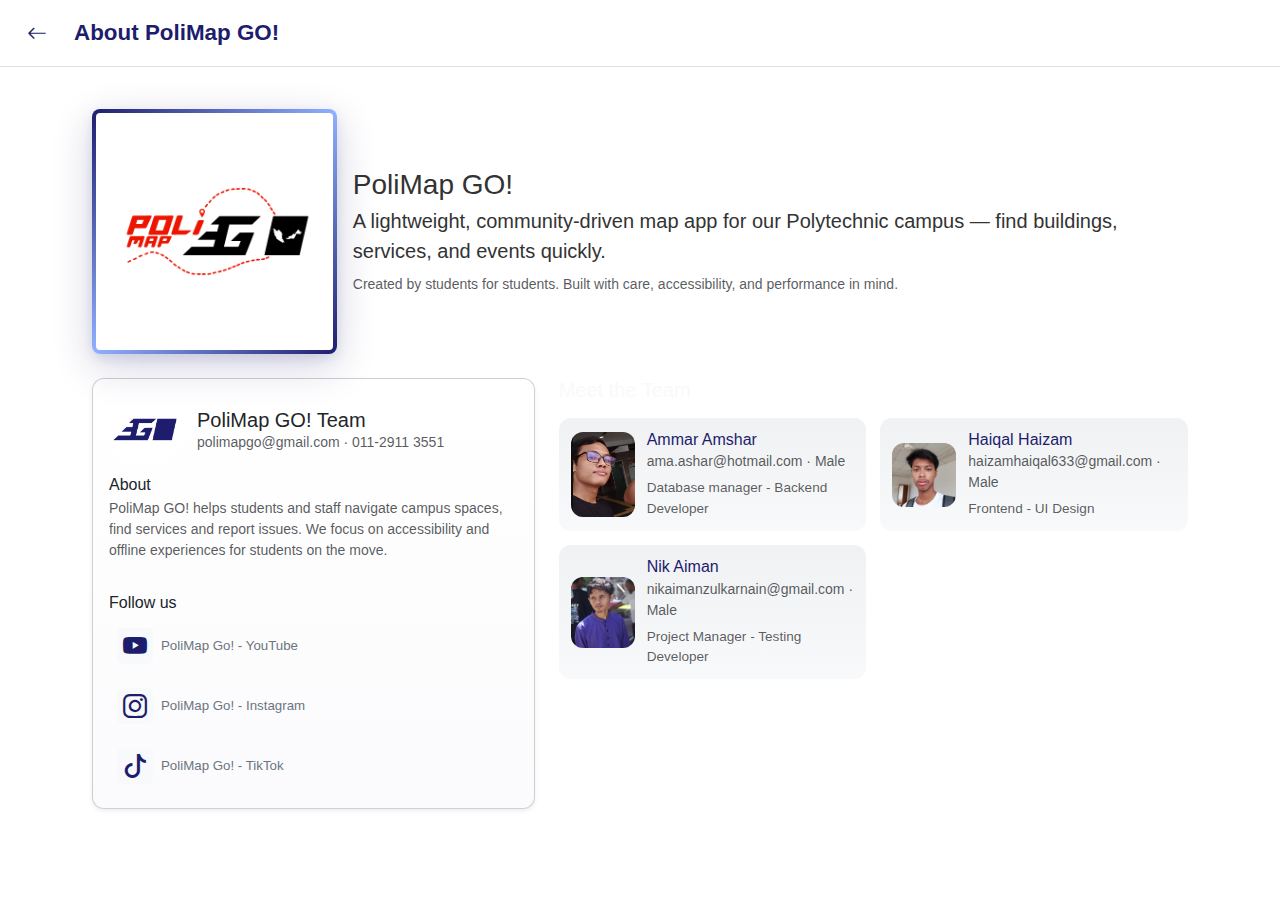
<file: html/about.html>
<!DOCTYPE html>
<html lang="en">
  <head>
    <meta charset="UTF-8" />
    <meta name="viewport" content="width=device-width, initial-scale=1.0" />

    <!-- Bootstrap -->
    <link
      href="https://cdn.jsdelivr.net/npm/bootstrap@5.3.0/dist/css/bootstrap.min.css"
      rel="stylesheet"
    />
    <link
      rel="stylesheet"
      href="https://cdn.jsdelivr.net/npm/bootstrap-icons@1.11.3/font/bootstrap-icons.css"
    />
    <script src="https://cdn.jsdelivr.net/npm/bootstrap@5.3.0/dist/js/bootstrap.bundle.min.js"></script>

    <!-- CSS & JS -->
    <link rel="stylesheet" href="../css/about.css" />
    <link rel="stylesheet" href="../css/darkmode.css" />
    <script src="../js/about.js"></script>
    <script src="../js/darkmode.js"></script>

    <title>About - PoliMap GO!</title>
  </head>
  <body>
    <!-- ===== Header ===== -->
    <header>
      <button class="btn-back" onclick="goBack()" aria-label="Back">
        <i class="bi bi-arrow-left" aria-hidden="true"></i>
      </button>
      <div class="title">
        <h2>About PoliMap GO!</h2>
      </div>
    </header>

    <!-- ===== Main container ===== -->
    <main class="container about-page py-4">
      <!-- Hero / Summary -->
      <section class="hero d-flex gap-3 align-items-center mb-4">
        <div class="hero-logo-container">
          <img
            src="../icon/logoPolimapPng.png"
            alt="PoliMap GO! Logo"
            class="hero-logo rounded-3 floating pulse"
          />
          <div class="logo-glow"></div>
        </div>
        <div>
          <h3 class="mb-1 txt">PoliMap GO!</h3>
          <p class="lead mb-0">
            A lightweight, community-driven map app for our Polytechnic campus —
            find buildings, services, and events quickly.
          </p>
          <p class="text-muted small mt-2 mb-0">
            Created by students for students. Built with care, accessibility,
            and performance in mind.
          </p>
        </div>
      </section>

      <div class="row g-4">
        <!-- Left column: About & Contact -->
        <aside class="col-lg-5">
          <div class="card shadow-sm p-3 h-100">
            <div class="d-flex align-items-center gap-3 mb-2">
              <img
                src="../icon/iconPolimap.png"
                alt="PoliMap Team"
                class="rounded-circle"
                style="width: 72px; height: 72px; object-fit: cover"
              />
              <div>
                <h5 class="mb-0">PoliMap GO! Team</h5>
                <p class="text-muted small mb-0">
                  polimapgo@gmail.com · 011-2911 3551
                </p>
              </div>
            </div>

            <div class="mb-3">
              <h6 class="mb-1 txt">About</h6>
              <p class="small text-muted">
                PoliMap GO! helps students and staff navigate campus spaces,
                find services and report issues. We focus on accessibility and
                offline experiences for students on the move.
              </p>
            </div>

            <div>
              <h6 class="mb-1 txt">Follow us</h6>
              <div class="d-flex flex-column gap-2 mt-2">
                <a
                  class="d-flex align-items-center gap-2 text-decoration-none font-2"
                  href="#"
                >
                  <i class="bi bi-youtube fs-4 rounded bg-light p-1"></i>
                  <span class="small">PoliMap Go! - YouTube</span>
                </a>
                <a
                  class="d-flex align-items-center gap-2 text-decoration-none font-2"
                  href="#"
                >
                  <i class="bi bi-instagram fs-4 rounded bg-light p-1"></i>
                  <span class="small">PoliMap Go! - Instagram</span>
                </a>
                <a
                  class="d-flex align-items-center gap-2 text-decoration-none font-2"
                  href="#"
                >
                  <i class="bi bi-tiktok fs-4 rounded bg-light p-1"></i>
                  <span class="small">PoliMap Go! - TikTok</span>
                </a>
              </div>
            </div>
          </div>
        </aside>

        <!-- Right column: Team grid -->
        <section class="col-lg-7">
          <h5 class="section-title mb-3">Meet the Team</h5>
          <div class="team-grid">
            <article class="team-card">
              <img
                class="team-avatar"
                src="../icon/ammarGambar.jpg"
                alt="Aminah"
              />
              <div class="team-body">
                <h6 class="team-name">Ammar Amshar</h6>
                <p class="team-meta small text-muted">
                  ama.ashar@hotmail.com · Male
                </p>
                <p class="team-achievements small">
                  Database manager - Backend Developer
                </p>
              </div>
            </article>

            <article class="team-card">
              <img
                class="team-avatar"
                src="../icon/gambarHaiqal.jpg"
                alt="Faiz"
              />
              <div class="team-body">
                <h6 class="team-name">Haiqal Haizam</h6>
                <p class="team-meta small text-muted">
                  haizamhaiqal633@gmail.com · Male
                </p>
                <p class="team-achievements small">Frontend - UI Design</p>
              </div>
            </article>

            <article class="team-card">
              <img
                class="team-avatar"
                src="../icon/aimanGambar.jpg"
                alt="Khairul"
              />
              <div class="team-body">
                <h6 class="team-name">Nik Aiman</h6>
                <p class="team-meta small text-muted">
                  nikaimanzulkarnain@gmail.com · Male
                </p>
                <p class="team-achievements small">
                  Project Manager - Testing Developer
                </p>
              </div>
            </article>
          </div>
        </section>
      </div>
    </main>
  </body>
</html>
</file>
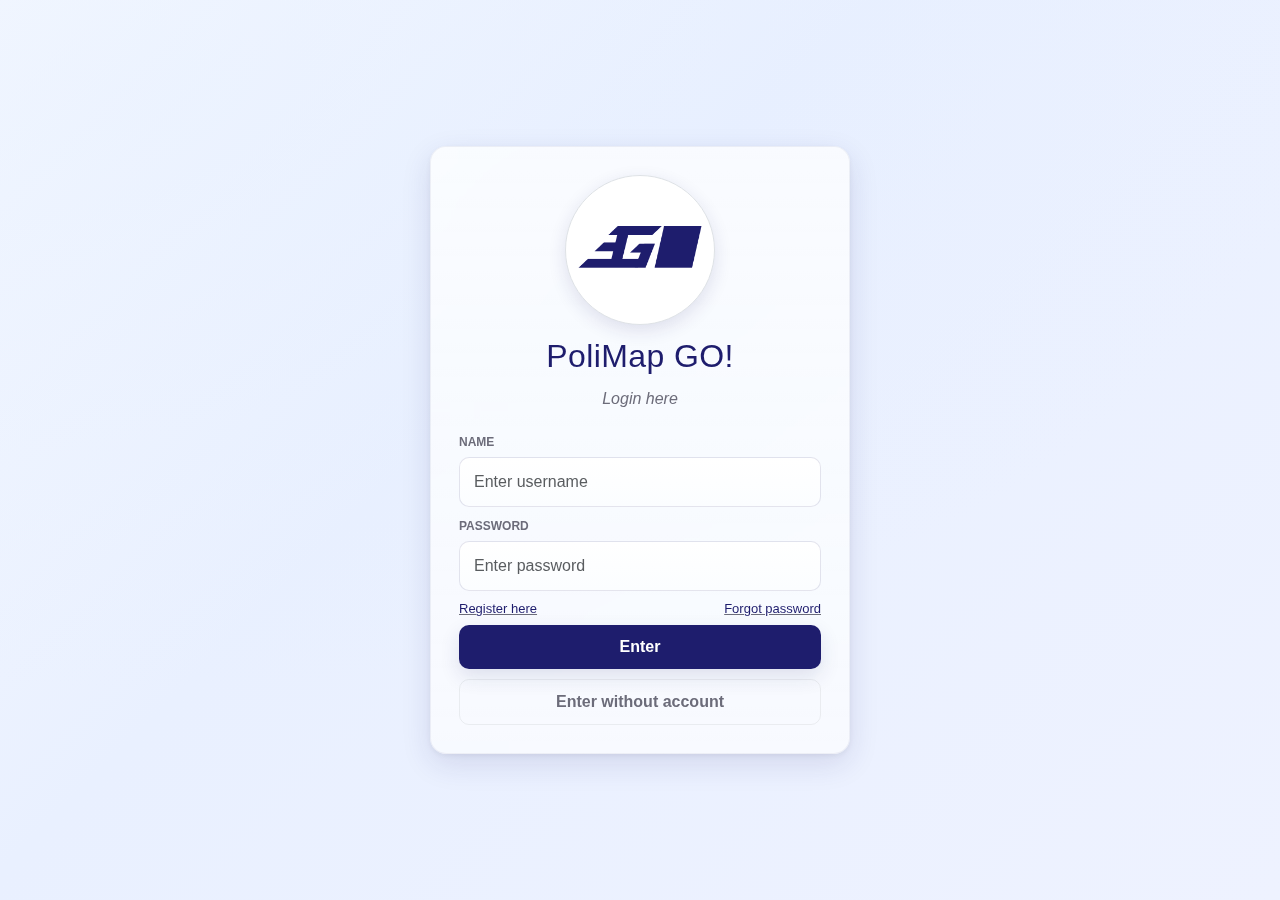
<file: html/account.html>
<!DOCTYPE html>
<html lang="en">
  <head>
    <meta charset="UTF-8" />
    <meta name="viewport" content="width=device-width, initial-scale=1.0" />
    <link href="https://cdn.jsdelivr.net/npm/bootstrap@5.3.0/dist/css/bootstrap.min.css" rel="stylesheet"/>
    <link rel="stylesheet" href="https://cdn.jsdelivr.net/npm/bootstrap-icons@1.11.3/font/bootstrap-icons.css"/>
    <script src="../js/account.js"></script>
    <script src="https://cdn.jsdelivr.net/npm/bootstrap@5.3.0/dist/js/bootstrap.bundle.min.js"></script>
    <link rel="stylesheet" href="../css/account.css" />
    <link rel="stylesheet" href="../css/darkmode.css" />
    <script src="../js/darkmode.js"></script>

    <title>Account - PoliMap GO!</title>
  </head>
    <body>
        <header class="py-2">
            <div class="container d-flex align-items-center">
                <button class="btn btn-link p-0 me-3 btn-back" onclick="goBack()" aria-label="Back">
                    <i class="bi bi-arrow-left fs-4" aria-hidden="true"></i>
                </button>
                <h2 class="m-0">Account</h2>
            </div>
        </header>

        <main class="container my-4 d-flex justify-content-center">
            <article class="card shadow-sm" style="width:360px;">
                <div class="card-body text-center">
                    <!-- Dynamic avatar based on user role -->
                    <div class="avatar-icon mb-3 rounded-circle d-inline-flex align-items-center justify-content-center" style="width:72px;height:72px;">
                        <i class="bi bi-person-circle fs-3" aria-hidden="true"></i>
                    </div>
                    <h5 class="card-title">Account Details</h5>
                    <p class="text-muted small">Manage your profile and login settings</p>

                    <ul class="list-group list-group-flush text-start mt-3">
                        <li class="list-group-item d-flex justify-content-between align-items-center">
                            <span><i class="bi bi-person me-2"></i>Username</span>
                            <strong id="username-display">Loading...</strong>
                        </li>
                        <li class="list-group-item d-flex justify-content-between align-items-center">
                            <span><i class="bi bi-key me-2"></i>Password</span>
                            <a href="#" class="password-change-link small" onclick="changePassword()">Change</a>
                        </li>
                        <li class="list-group-item d-flex justify-content-between align-items-center">
                            <span><i class="bi bi-envelope me-2"></i>Email</span>
                            <strong id="email-display">Loading...</strong>
                        </li>
                        <li class="list-group-item d-flex justify-content-between align-items-center">
                            <span><i class="bi bi-shield me-2"></i>Account Type</span>
                            <span id="account-type">Loading...</span>
                        </li>
                    </ul>

                    <div class="d-grid gap-2 mt-3">
                        <a href="setting.html" class="btn btn-primary">
                            <i class="bi bi-gear me-2"></i>Open Settings
                        </a>
                        <button class="btn btn-outline-secondary" onclick="loadUserAccount()">
                            <i class="bi bi-arrow-clockwise me-2"></i>Refresh
                        </button>
                    </div>
                </div>
            </article>
        </main>
    </body>
</html>
</file>
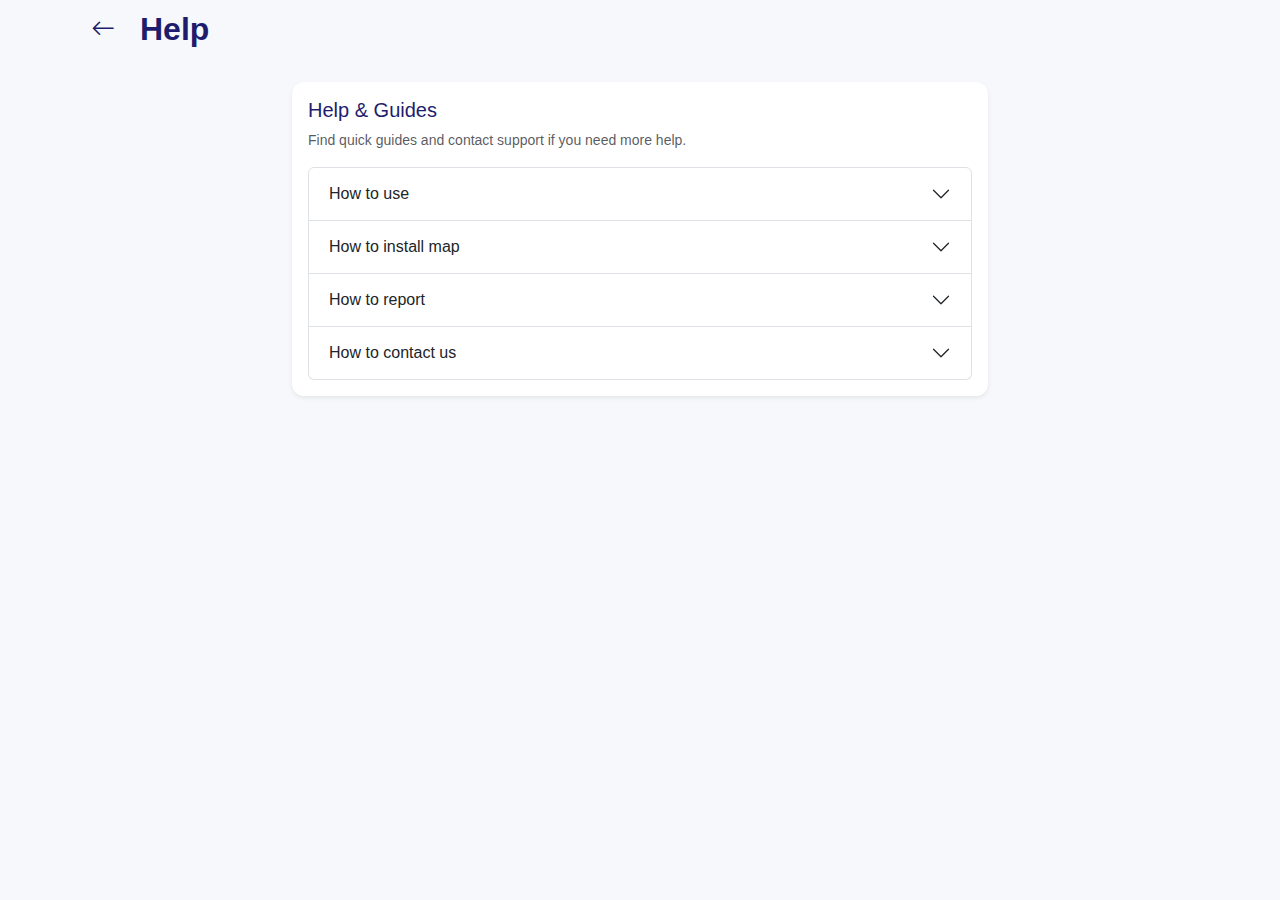
<file: html/help.html>
<!DOCTYPE html>
<html lang="en">
  <head>
    <meta charset="UTF-8" />
    <meta name="viewport" content="width=device-width, initial-scale=1.0" />
    <link href="https://cdn.jsdelivr.net/npm/bootstrap@5.3.0/dist/css/bootstrap.min.css" rel="stylesheet"/>
    <link rel="stylesheet" href="https://cdn.jsdelivr.net/npm/bootstrap-icons@1.11.3/font/bootstrap-icons.css"/>
    <script src="../js/help.js"></script>
    <script src="https://cdn.jsdelivr.net/npm/bootstrap@5.3.0/dist/js/bootstrap.bundle.min.js"></script>
    <link rel="stylesheet" href="../css/help.css" />
    <link rel="stylesheet" href="../css/darkmode.css" />
    <script src="../js/darkmode.js"></script>
    <title>Map Downlaod- PoliMap GO!</title>
  </head>
    <body>
        <header class="py-2">
            <div class="container d-flex align-items-center">
                <button class="btn btn-link p-0 me-3 btn-back" onclick="goBack()" aria-label="Back">
                    <i class="bi bi-arrow-left fs-4" aria-hidden="true"></i>
                </button>
                <h2 class="m-0">Help</h2>
            </div>
        </header>

        <main class="container my-4">
            <div class="card shadow-sm">
                <div class="card-body">
                    <h5 class="card-title">Help & Guides</h5>
                    <p class="card-text text-muted small">Find quick guides and contact support if you need more help.</p>

                    <div class="accordion" id="helpAccordion">
                        <div class="accordion-item">
                            <h2 class="accordion-header" id="headingOne">
                                <button class="accordion-button collapsed" type="button" data-bs-toggle="collapse" data-bs-target="#collapseOne" aria-expanded="false" aria-controls="collapseOne">
                                    How to use
                                </button>
                            </h2>
                            <div id="collapseOne" class="accordion-collapse collapse" aria-labelledby="headingOne" data-bs-parent="#helpAccordion">
                                <div class="accordion-body">
                                    Mulakan dengan membuka peta, pilih titik, dan gunakan alat carian. (Contoh kandungan)
                                </div>
                            </div>
                        </div>

                        <div class="accordion-item">
                            <h2 class="accordion-header" id="headingTwo">
                                <button class="accordion-button collapsed" type="button" data-bs-toggle="collapse" data-bs-target="#collapseTwo" aria-expanded="false" aria-controls="collapseTwo">
                                    How to install map
                                </button>
                            </h2>
                            <div id="collapseTwo" class="accordion-collapse collapse" aria-labelledby="headingTwo" data-bs-parent="#helpAccordion">
                                <div class="accordion-body">Steps to download and install maps to your device.</div>
                            </div>
                        </div>

                        <div class="accordion-item">
                            <h2 class="accordion-header" id="headingThree">
                                <button class="accordion-button collapsed" type="button" data-bs-toggle="collapse" data-bs-target="#collapseThree" aria-expanded="false" aria-controls="collapseThree">
                                    How to report
                                </button>
                            </h2>
                            <div id="collapseThree" class="accordion-collapse collapse" aria-labelledby="headingThree" data-bs-parent="#helpAccordion">
                                <div class="accordion-body">Open the Report page to send feedback or bug reports.</div>
                            </div>
                        </div>

                        <div class="accordion-item">
                            <h2 class="accordion-header" id="headingFour">
                                <button class="accordion-button collapsed" type="button" data-bs-toggle="collapse" data-bs-target="#collapseFour" aria-expanded="false" aria-controls="collapseFour">
                                    How to contact us
                                </button>
                            </h2>
                            <div id="collapseFour" class="accordion-collapse collapse" aria-labelledby="headingFour" data-bs-parent="#helpAccordion">
                                <div class="accordion-body">Email kami di support@example.com atau gunakan halaman Report.</div>
                            </div>
                        </div>
                    </div>
                </div>
            </div>
        </main>
    </body>
</html>
</file>
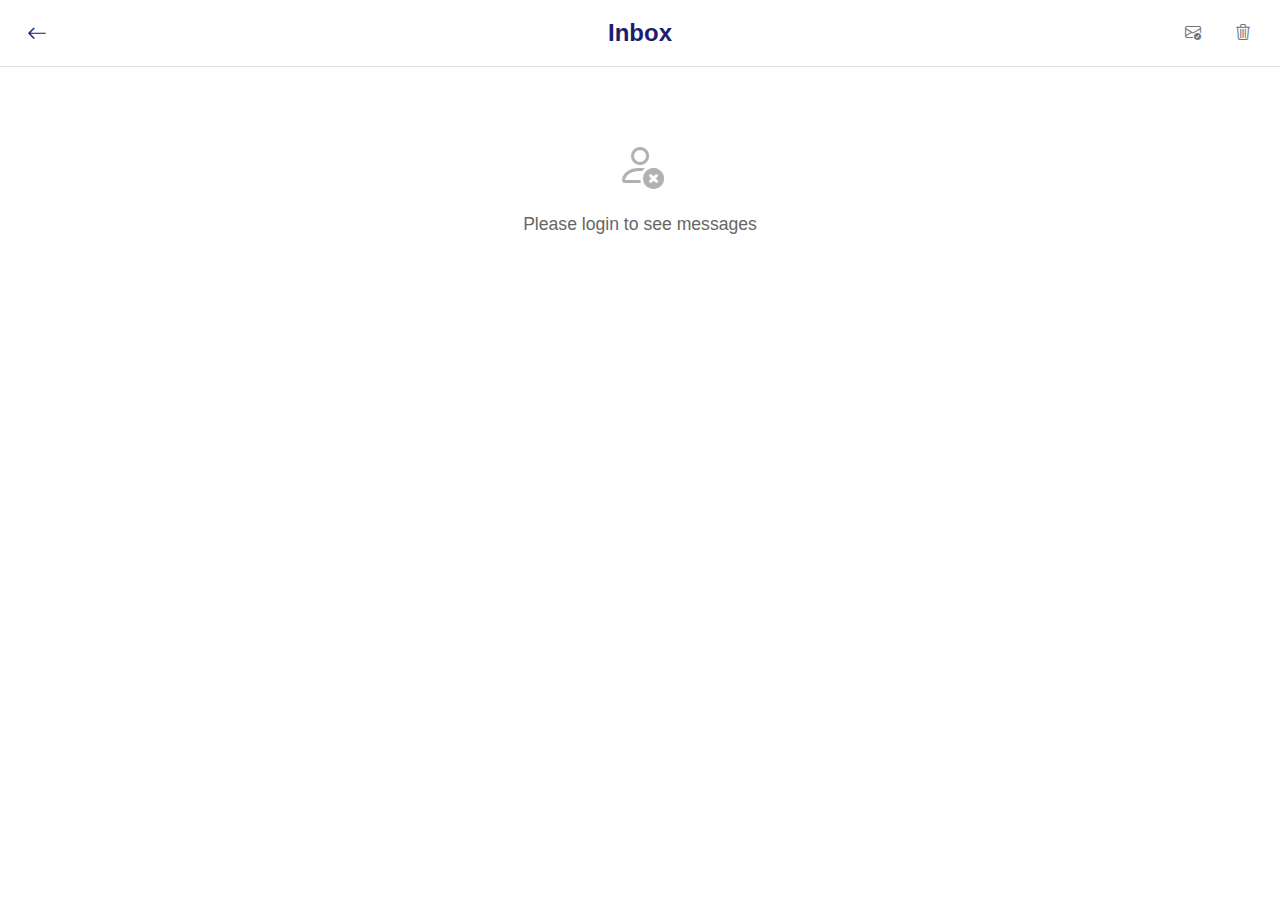
<file: html/inbox.html>
<!DOCTYPE html>
<html lang="en">
  <head>
    <meta charset="UTF-8" />
    <meta
      name="viewport"
      content="width=device-width, initial-scale=1, user-scalable=no"
    />
    <link
      rel="stylesheet"
      href="https://cdn.jsdelivr.net/npm/bootstrap-icons@1.11.3/font/bootstrap-icons.css"
    />
    <link rel="stylesheet" href="../css/bootstrap.min.css" />
    <link rel="stylesheet" href="../css/inbox.css" />
    <link rel="stylesheet" href="../css/darkmode.css" />
    <script src="../js/darkmode.js"></script>
    <script src="../js/inbox.js"></script>
    <title>Inbox – PUO Map App</title>
  </head>
  <body>
    <header>
      <button class="btn-back" onclick="goBack()" aria-label="Back">
        <i class="bi bi-arrow-left" aria-hidden="true"></i>
      </button>
      <div class="title">
        <h2>Inbox</h2>
      </div>
      <div class="header-actions">
        <button class="btn-delete-read" onclick="deleteReadMessages()" title="Delete Read Messages" aria-label="Delete Read Messages">
          <i class="bi bi-envelope-check" aria-hidden="true"></i>
        </button>
        <button class="btn-delete-all" onclick="deleteAllMessages()" aria-label="Delete All Messages" title="Delete All Messages">
          <i class="bi bi-trash3" aria-hidden="true"></i>
        </button>
      </div>
    </header>
    <div>
      <div class="inbox-container">
        <p>No new messages</p>
      </div>
    </div>
  </body>
</html>
</file>
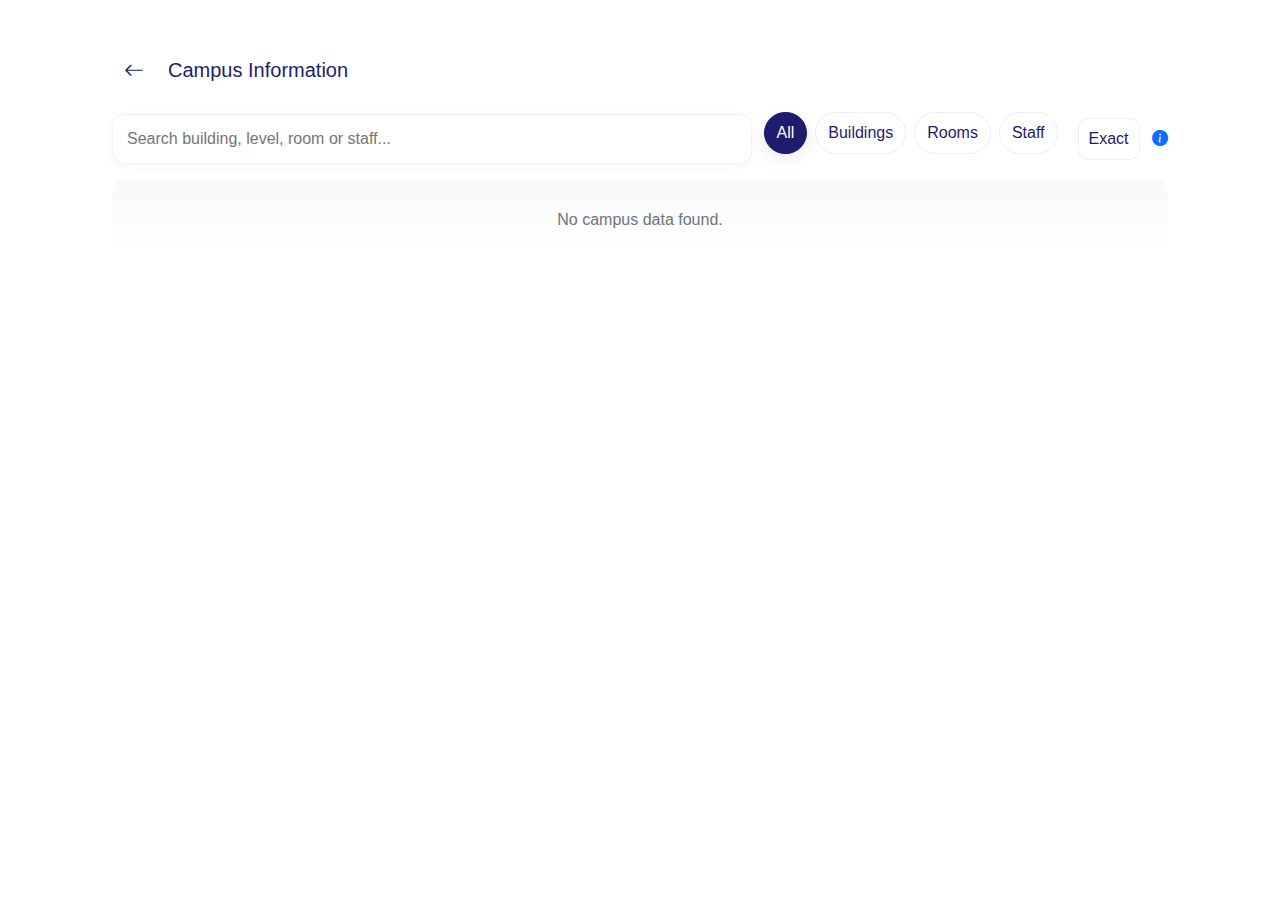
<file: html/infomation.html>
<!DOCTYPE html>
<html lang="en">
  <head>
    <meta charset="utf-8" />
    <meta name="viewport" content="width=device-width,initial-scale=1" />
    <title>Information - PoliMap GO!</title>
    <!-- Bootstrap -->
    <link
      href="https://cdn.jsdelivr.net/npm/bootstrap@5.3.0/dist/css/bootstrap.min.css"
      rel="stylesheet"
    />
    <link
      rel="stylesheet"
      href="https://cdn.jsdelivr.net/npm/bootstrap-icons@1.11.3/font/bootstrap-icons.css"
    />

    <!-- Page styles -->
    <link rel="stylesheet" href="../css/infomation.css" />
    <link rel="stylesheet" href="../css/darkmode.css" />

    <script src="../js/darkmode.js"></script>
  </head>
  <body>
    <main class="info-page">
      <header>
        <button class="btn-back" aria-label="Back">
          <i class="bi bi-arrow-left"></i>
        </button>
        <div class="title"><h2>Campus Information</h2></div>
      </header>

      <div class="search-row">
        <input
          id="info-search"
          class="search-input"
          placeholder="Search building, level, room or staff..."
        />
        <div class="list-controls" id="filter-buttons" aria-hidden="false">
          <!-- filter buttons will be rendered here by JS -->
        </div>
        <div style="margin-left: 8px">
          <button
            id="exact-toggle"
            class="btn-ghost"
            title="Toggle exact match"
          >
            Exact
          </button>
          <span
            class="info-icon text-primary"
            data-bs-toggle="modal"
            data-bs-target="#exactInfoModal"
            style="cursor: pointer"
          >
            <i
              class="bi bi-info-circle-fill fs-6"
              data-bs-toggle="tooltip"
              data-bs-placement="top"
              title="How to use Exact Button"
            ></i>
          </span>
        </div>
      </div>

      <section>
        <div id="info-list" class="list" aria-live="polite"></div>
        <div id="empty-state" class="empty" style="display: none">
          No results found
        </div>
        <div id="loading-state" class="empty">Loading campus data...</div>
        <div id="error-state" class="empty" style="display: none">
          Failed to load data
        </div>
      </section>

      <!-- Details modal -->
      <div
        class="modal fade"
        id="detailsModal"
        tabindex="-1"
        aria-hidden="true"
      >
        <div class="modal-dialog modal-dialog-centered">
          <div class="modal-content">
            <div class="modal-header">
              <h5 class="modal-title" id="detailsModalLabel">Details</h5>
              <button
                type="button"
                class="btn-close"
                data-bs-dismiss="modal"
                aria-label="Close"
              ></button>
            </div>
            <div class="modal-body" id="detailsModalBody">
              <!-- populated by JS -->
            </div>
            <div class="modal-footer">
              <button
                type="button"
                class="btn btn-secondary"
                data-bs-dismiss="modal"
              >
                Close
              </button>
            </div>
          </div>
        </div>
      </div>
    </main>

    <!-- Info Modal for Exact Button Explanation -->
    <div
      class="modal fade"
      id="exactInfoModal"
      tabindex="-1"
      aria-hidden="true"
    >
      <div class="modal-dialog modal-dialog-centered">
        <div class="modal-content">
          <div class="modal-header">
            <h5 class="modal-title" id="exactInfoModalLabel">
              How to use Exact Button
            </h5>
            <button
              type="button"
              class="btn-close"
              data-bs-dismiss="modal"
              aria-label="Close"
            ></button>
          </div>
          <div class="modal-body">
            <div class="d-flex align-items-start mb-3">
              <div class="me-3">
                <i class="bi bi-search text-primary fs-4"></i>
              </div>
              <div>
                <h6 class="fw-bold">Exact Button Function</h6>
                <p class="mb-0">
                  Exact button helps you to filter search results to only
                  include items that exactly <i>match your search keywords.</i> 
                </p>
              </div>
            </div>

            <div class="usage-steps">
              <div class="step-item mb-3">
                <div class="step-header d-flex align-items-center">
                  <span
                    class="step-number bg-primary text-white rounded-circle d-inline-flex align-items-center justify-content-center me-3"
                    style="width: 24px; height: 24px; font-size: 12px"
                    >1</span
                  >
                  <h6 class="mb-0 fw-bold">Normal Search</h6>
                </div>
                <p class="step-desc ms-4 mt-1 mb-0 text-muted">
                  Without exact mode: search will return all results <i>that contain 
                  the keywords anywhere</i>  in their names
                </p>
              </div>

              <div class="step-item mb-3">
                <div class="step-header d-flex align-items-center">
                  <span
                    class="step-number bg-primary text-white rounded-circle d-inline-flex align-items-center justify-content-center me-3"
                    style="width: 24px; height: 24px; font-size: 12px"
                    >2</span
                  >
                  <h6 class="mb-0 fw-bold">Exact Mode: ON</h6>
                </div>
                <p class="step-desc ms-4 mt-1 mb-0 text-muted">
                   Click the Exact button to <i>enable exact mode</i>
                </p>
              </div>

              <div class="step-item">
                <div class="step-header d-flex align-items-center">
                  <span
                    class="step-number bg-primary text-white rounded-circle d-inline-flex align-items-center justify-content-center me-3"
                    style="width: 24px; height: 24px; font-size: 12px"
                    >3</span
                  >
                  <h6 class="mb-0 fw-bold">Exact Search</h6>
                </div>
                <p class="step-desc ms-4 mt-1 mb-0 text-muted">
                  With exact mode: search will return only results <i>that exactly match
                    the keywords</i> in their names <b><U>ONLY ONE KEYWORD IS ALLOWED</U></b>
                </p>
              </div>
            </div>

            <div class="example-section mt-4 p-3 bg-light rounded">
              <h6 class="fw-bold mb-2">Example:</h6>
              <ul class="mb-0">
                <li>
                  <strong>Without Exact:</strong> "tan" will find "Consul<b>tan</b>cy Work Area",
                  "Tandas Lelaki", and "Tandas Perempuan"
                </li>
                <li>
                  <strong>With Exact:</strong> "tan" will appear no results, as there is no items
                  that exactly match "tan" unless you search for "tandas" or "consultancy" <b><u>Only One keyword</u></b>
                </li>
              </ul>
            </div>
          </div>
          <div class="modal-footer">
            <button
              type="button"
              class="btn btn-secondary"
              data-bs-dismiss="modal"
            >
              Close
            </button>
          </div>
        </div>
      </div>
    </div>
    <!-- Bootstrap JS (bundle contains Popper) -->
    <script src="https://cdn.jsdelivr.net/npm/bootstrap@5.3.0/dist/js/bootstrap.bundle.min.js"></script>
    <script src="../js/infomation.js"></script>
  </body>
</html>
</file>
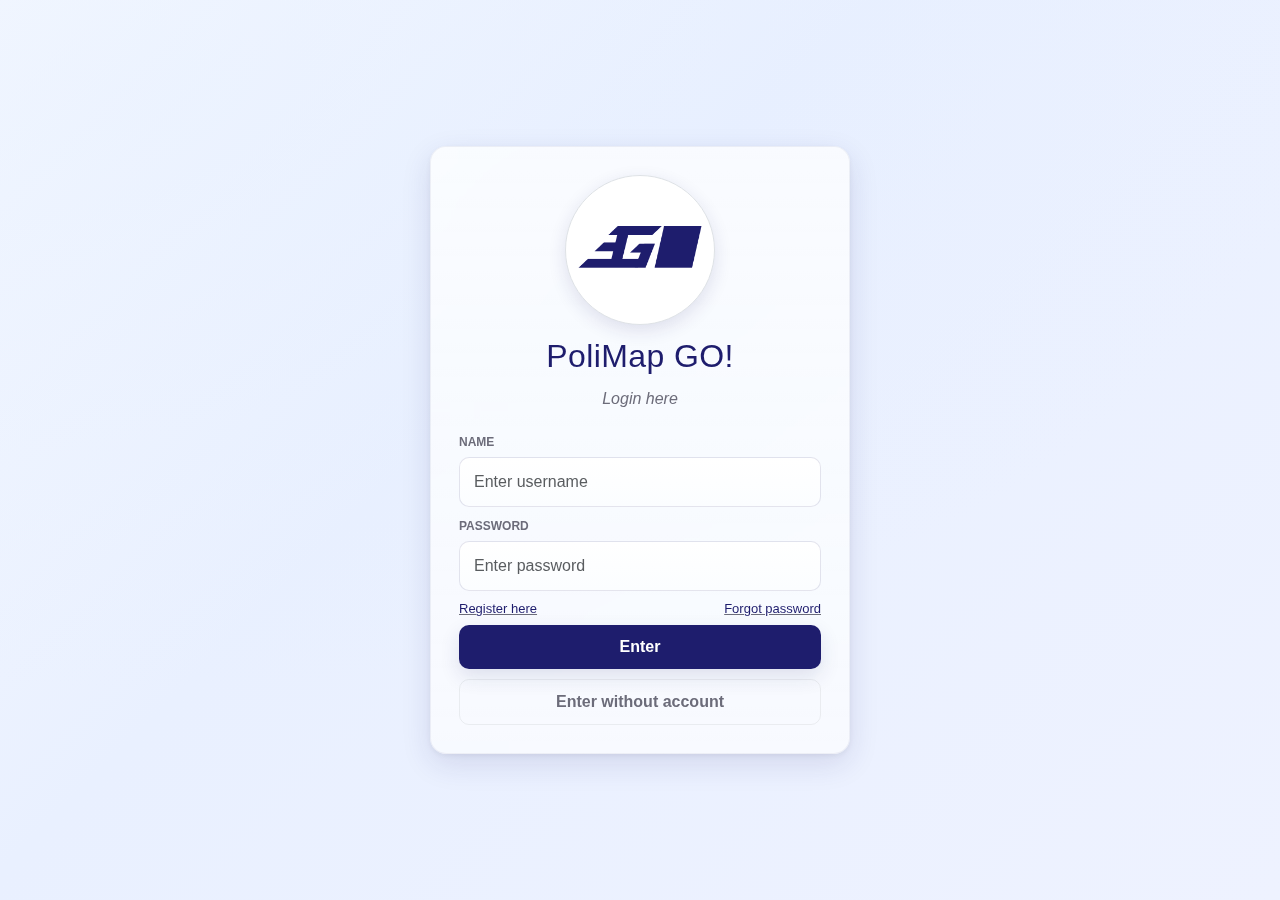
<file: html/login.html>
<!DOCTYPE html>
<html lang="en">
  <head>
    <meta charset="UTF-8" />
    <meta name="viewport" content="width=device-width, initial-scale=1, user-scalable=no"/>
    <link rel="stylesheet" href="../css/bootstrap.min.css" />
    <link rel="stylesheet" href="../css/login.css" />
    <script src="https://cdn.jsdelivr.net/npm/bootstrap@5.3.0/dist/js/bootstrap.bundle.min.js"></script>
    <script type="module" src="../js/login.js"></script>
    <title>Login – PUO Map App</title>
  </head>
  <body>
    <div class="login-card">
      <div class="brand">
        <div class="image">
          <img src="../icon/iconPolimap.png" class="img-thumbnail" alt="gambar logo PoliMap GO!" style="width: 150px; height: 150px; border-radius: 50%"/>
        </div>
        <h2>PoliMap GO!</h2>
        <p>Login here</p>
      </div>

      <form>
        <div class="form-row">
          <div class="field">
            <label for="username">NAME</label>
            <input
              type="text"
              id="username"
              class="form-control"
              placeholder="Enter username"
            />
          </div>
          <div class="field">
            <label for="password">PASSWORD</label>
            <input
              type="password"
              id="password"
              class="form-control"
              placeholder="Enter password"
            />
          </div>
        </div>

        <div class="links" style="margin-top:8px">
          <div class="font-p">
            <p style="margin:0; text-decoration: underline;"><a href="signin.html">Register here</a></p>
          </div>
          <div class="font-p">
            <p style="margin:0; text-decoration: underline;"><a href="#" onclick="showForgotPassword()">Forgot password</a></p>
          </div>
        </div>

        <div class="actions">
          <button id="enter" class="btn btn-primary" type="button" onclick="login()">Enter</button>
          <button class="btn btn-ghost" type="button" onclick="firstPage()">Enter without account</button>
        </div>
      </form>
    </div>

    
 <!-- UPDATE: Forgot Password Modal dengan OTP Steps -->
<div class="modal fade" id="forgotPasswordModal" tabindex="-1">
  <div class="modal-dialog modal-dialog-centered">
    <div class="modal-content">
      <div class="modal-header">
        <h5 class="modal-title">Reset Password</h5>
        <button type="button" class="btn-close" data-bs-dismiss="modal"></button>
      </div>
      <div class="modal-body">
        <!-- Step 1: Enter Email -->
        <div id="step1">
          <p>Enter your email address to receive OTP code.</p>
          <div class="mb-3">
            <label for="resetEmail" class="form-label">Email Address</label>
            <input type="email" class="form-control" id="resetEmail" placeholder="your@email.com">
          </div>
        </div>

        <!-- Step 2: Enter OTP -->
        <div id="step2" class="d-none">
          <p>Enter the 6-digit OTP sent to your email.</p>
          <div class="mb-3">
            <label class="form-label">OTP Code</label>
            <input type="text" class="form-control" id="resetOTP" placeholder="123456" maxlength="6" inputmode="numeric" style="letter-spacing: 8px; font-size: 1.2rem; text-align: center;">
            <div class="mt-2">
              <span class="timer" id="otpTimer" style="color: #dc3545; font-weight: bold;">10:00</span>
              <button type="button" class="btn btn-link btn-sm p-0 ms-2" onclick="resendOTP()">Resend OTP</button>
            </div>
          </div>
        </div>

        <!-- Step 3: New Password -->
        <div id="step3" class="d-none">
          <p>Create your new password.</p>
          <div class="mb-3">
            <label for="newPassword" class="form-label">New Password</label>
            <input type="password" class="form-control" id="newPassword" placeholder="Enter new password">
          </div>
          <div class="mb-3">
            <label for="confirmPassword" class="form-label">Confirm Password</label>
            <input type="password" class="form-control" id="confirmPassword" placeholder="Confirm new password">
          </div>
        </div>
      </div>
      <div class="modal-footer">
        <button type="button" class="btn btn-secondary" data-bs-dismiss="modal">Cancel</button>
        <button type="button" class="btn btn-primary" id="modalActionBtn" onclick="handleModalAction()">
          Send OTP
        </button>
      </div>
    </div>
  </div>
</div>
  </body>
</html>
</file>
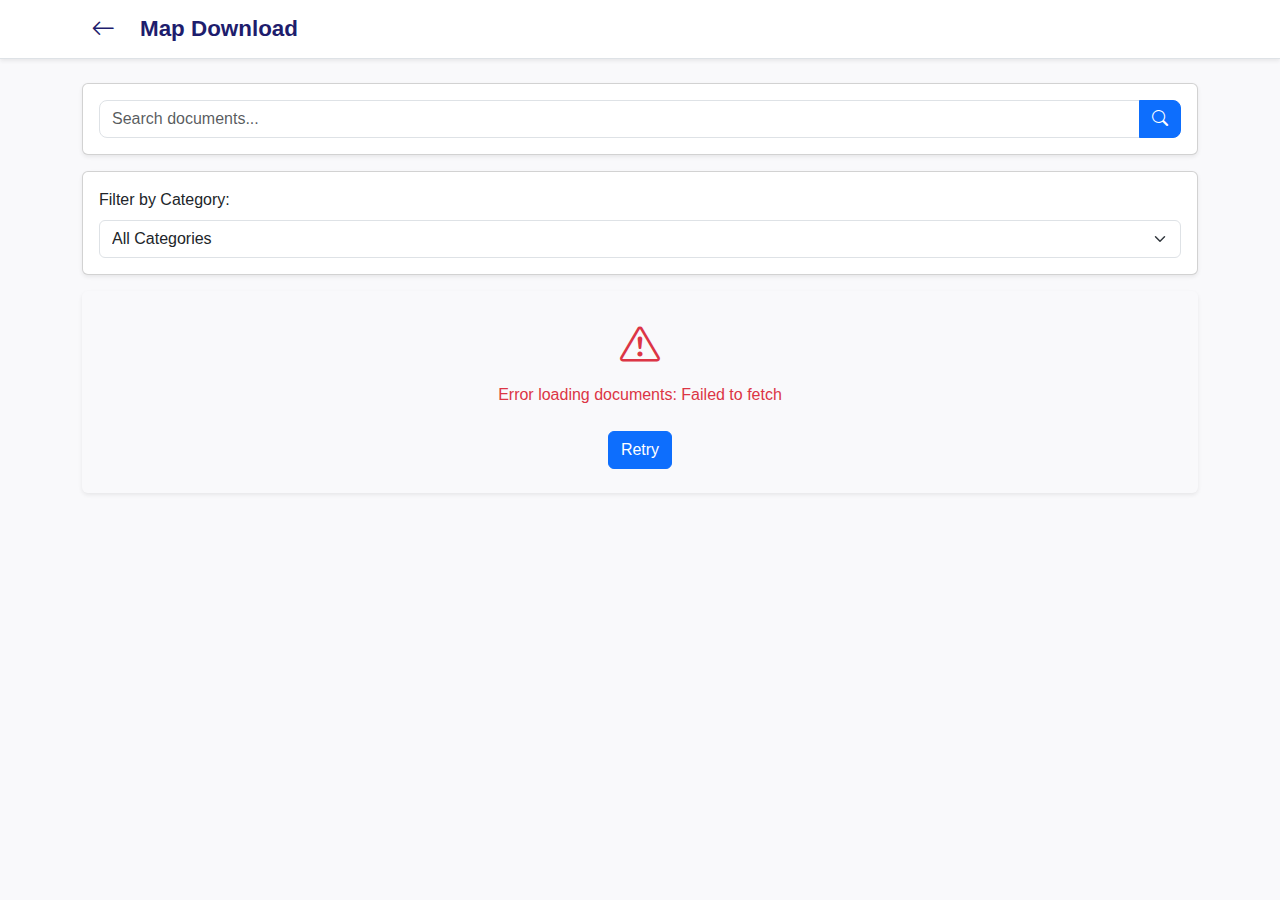
<file: html/mapDownload.html>
<!DOCTYPE html>
<html lang="en">
  <head>
    <meta charset="UTF-8" />
    <meta name="viewport" content="width=device-width, initial-scale=1.0" />
    <link
      href="https://cdn.jsdelivr.net/npm/bootstrap@5.3.0/dist/css/bootstrap.min.css"
      rel="stylesheet"
    />
    <link
      rel="stylesheet"
      href="https://cdn.jsdelivr.net/npm/bootstrap-icons@1.11.3/font/bootstrap-icons.css"
    />
    <script src="https://cdn.jsdelivr.net/npm/bootstrap@5.3.0/dist/js/bootstrap.bundle.min.js"></script>
    <script src="../js/mapDownload.js"></script>
    <link rel="stylesheet" href="../css/mapDownload.css" />
    <link rel="stylesheet" href="../css/darkmode.css" />
    <script src="../js/darkmode.js"></script>
    <title>Map Download - PoliMap GO!</title>
  </head>
  <body>
    <!-- Header -->
    <header class="py-2 border-bottom bg-white shadow-sm">
      <div class="container d-flex align-items-center">
        <button
          class="btn btn-link p-0 me-3 btn-back"
          onclick="goBack()"
          aria-label="Back"
        >
          <i class="bi bi-arrow-left fs-4"></i>
        </button>
        <h2 class="m-0">Map Download</h2>
      </div>
    </header>

    <!-- Main content -->
    <main class="container my-4">
      <!-- Search bar -->
      <section class="card shadow-sm mb-3">
        <div class="card-body">
          <div class="input-group">
            <input
              type="search"
              class="form-control"
              id="searchInput"
              placeholder="Search documents..."
              aria-label="search"
            />
            <button class="btn btn-primary" type="button" onclick="searchDocuments()">
              <i class="bi bi-search"></i>
            </button>
          </div>
        </div>
      </section>

      <!-- Category filter -->
      <section class="card shadow-sm mb-3">
        <div class="card-body">
          <label class="form-label">Filter by Category:</label>
          <select class="form-select" id="categoryFilter" onchange="filterDocuments()">
            <option value="all">All Categories</option>
            <option value="campus">Campus Information</option>
            <option value="academic">Academic</option>
            <option value="event">Events</option>
            <option value="facility">Facilities</option>
            <option value="other">Other</option>
          </select>
        </div>
      </section>

      <!-- Documents list -->
      <section id="documentsList" class="list-group shadow-sm">
        <div class="text-center text-muted py-4">
          <i class="bi bi-cloud-download fs-1"></i>
          <p class="mt-2">Loading documents...</p>
        </div>
      </section>
    </main>

    <script>
      // Load documents when page loads
      document.addEventListener('DOMContentLoaded', function() {
        loadPDFDocuments();
      });
    </script>
  </body>
</html>
</file>
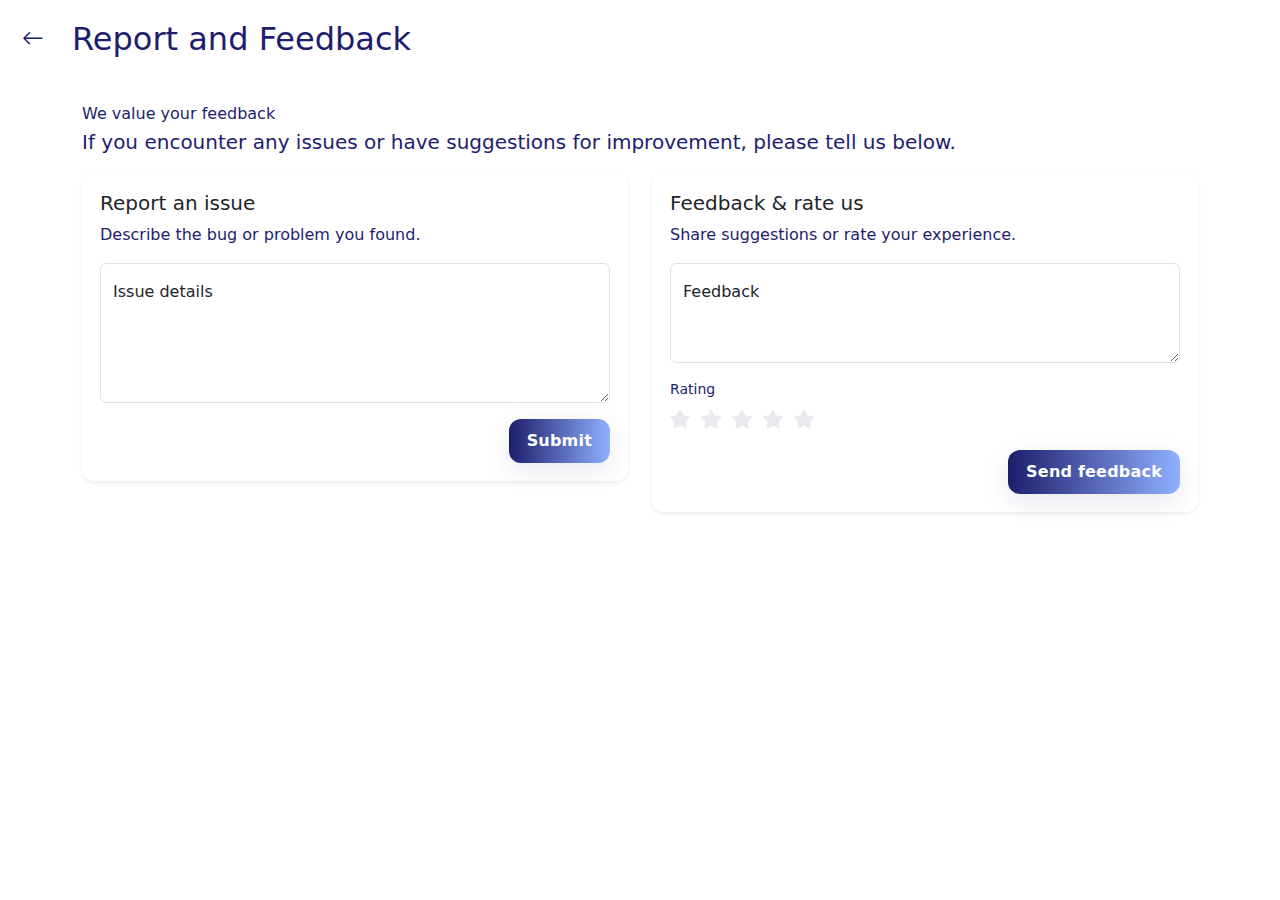
<file: html/report.html>
<!DOCTYPE html>
<html lang="en">
    <head>
        <meta charset="UTF-8" />
        <meta name="viewport" content="width=device-width, initial-scale=1.0" />
        <link href="https://cdn.jsdelivr.net/npm/bootstrap@5.3.0/dist/css/bootstrap.min.css" rel="stylesheet"/>
        <link rel="stylesheet" href="https://cdn.jsdelivr.net/npm/bootstrap-icons@1.11.3/font/bootstrap-icons.css"/>
        <link rel="stylesheet" href="../css/report.css" />
        <link rel="stylesheet" href="../css/darkmode.css" />
        <title>Report - PoliMap GO!</title>
    </head>
    <body>
        <header>
            <div class="icon">
                <button class="btn-back" onclick="goBack()" aria-label="Back"><i class="bi bi-arrow-left image" role="button"></i></button>
            </div>
            <div class="title">
                <h2>Report and Feedback</h2>
            </div>
        </header>
        <main class="container py-4">
            <div class="lead mb-3">
                <h6 class="mb-1">We value your feedback</h6>
                <p class="mb-0">If you encounter any issues or have suggestions for improvement, please tell us below.</p>
            </div>

            <div class="row g-4">
                <div class="col-12 col-md-6">
                    <div class="card shadow-sm">
                        <div class="card-body">
                            <h5 class="card-title">Report an issue</h5>
                            <p class="desc">Describe the bug or problem you found.</p>

                            <div class="form-floating mb-3">
                                <textarea class="form-control" placeholder="Describe the issue" id="issueTextarea" style="height: 140px"></textarea>
                                <label for="issueTextarea">Issue details</label>
                            </div>

                            <div class="d-flex justify-content-end">
                                <button id="submitIssue" class="btn btn-primary btn-submit">Submit</button>
                            </div>
                        </div>
                    </div>
                </div>

                <div class="col-12 col-md-6">
                    <div class="card shadow-sm">
                        <div class="card-body">
                            <h5 class="card-title">Feedback & rate us</h5>
                            <p class="desc">Share suggestions or rate your experience.</p>

                            <div class="form-floating mb-3">
                                <textarea class="form-control" placeholder="Share your feedback" id="feedbackTextarea" style="height: 100px"></textarea>
                                <label for="feedbackTextarea">Feedback</label>
                            </div>

                            <div class="mb-3">
                                <label class="d-block small mb-1">Rating</label>
                                <div class="rating" aria-hidden="true">
                                    <i class="bi bi-star-fill star" data-value="1" role="button"></i>
                                    <i class="bi bi-star-fill star" data-value="2" role="button"></i>
                                    <i class="bi bi-star-fill star" data-value="3" role="button"></i>
                                    <i class="bi bi-star-fill star" data-value="4" role="button"></i>
                                    <i class="bi bi-star-fill star" data-value="5" role="button"></i>
                                </div>
                            </div>

                            <div class="d-flex justify-content-end">
                                <button id="submitFeedback" class="btn btn-outline-primary btn-submit">Send feedback</button>
                            </div>
                        </div>
                    </div>
                </div>
            </div>
        </main>

        <script src="https://cdn.jsdelivr.net/npm/bootstrap@5.3.0/dist/js/bootstrap.bundle.min.js"></script>
        <script src="../js/darkmode.js"></script>
        <script src="../js/report.js"></script>
    </body>
</html>
</file>
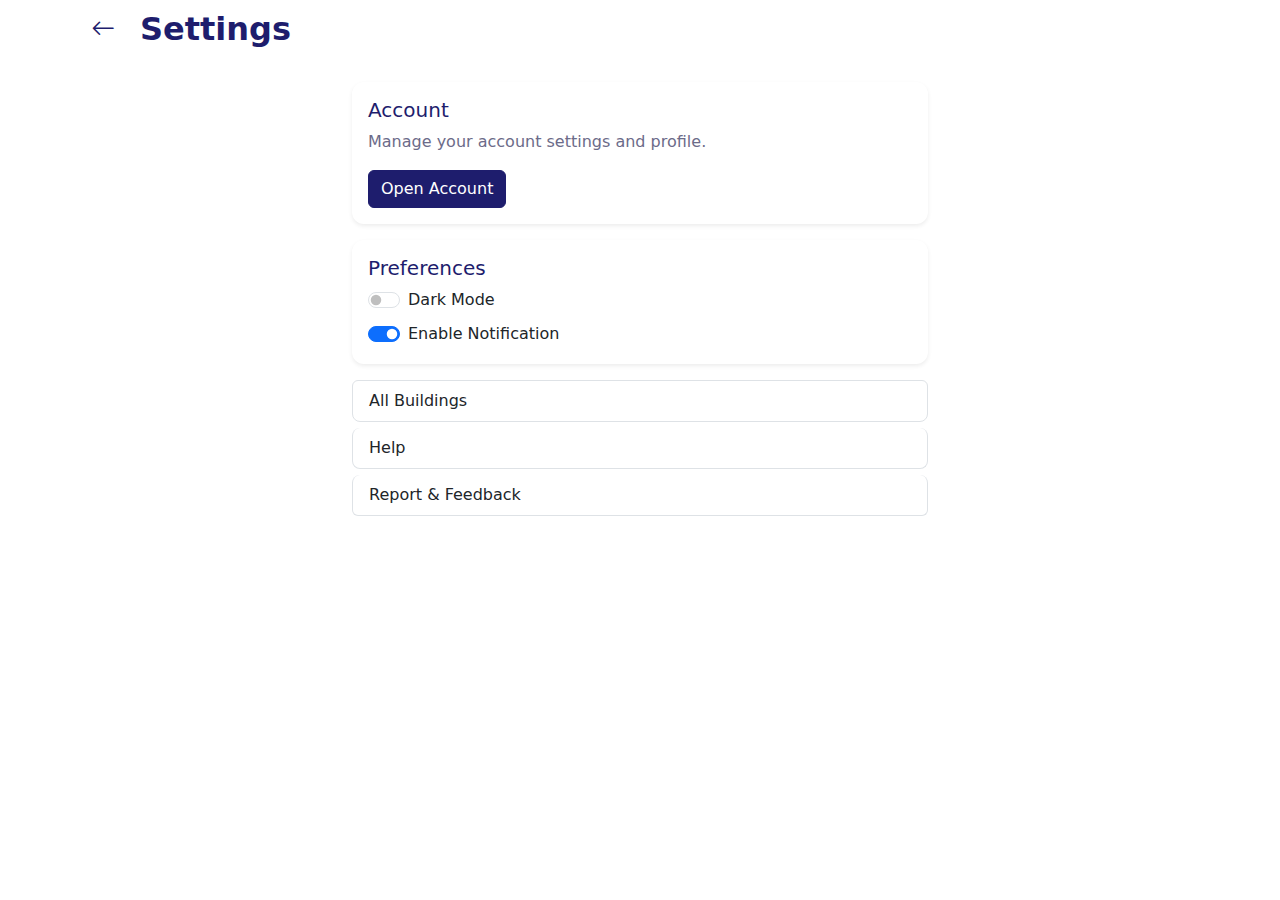
<file: html/setting.html>
<!DOCTYPE html>
<html lang="en">
  <head>
    <meta charset="UTF-8" />
    <meta name="viewport" content="width=device-width, initial-scale=1.0" />
    <link
      href="https://cdn.jsdelivr.net/npm/bootstrap@5.3.0/dist/css/bootstrap.min.css"
      rel="stylesheet"
    />
    <link
      rel="stylesheet"
      href="https://cdn.jsdelivr.net/npm/bootstrap-icons@1.11.3/font/bootstrap-icons.css"
    />
    <script src="https://cdn.jsdelivr.net/npm/bootstrap@5.3.0/dist/js/bootstrap.bundle.min.js"></script>
    <link rel="stylesheet" href="../css/darkmode.css" />
    <script src="../js/darkmode.js"></script>
    <link rel="stylesheet" href="../css/setting.css" />
    <script src="../js/setting.js"></script>
    <title>Settings - PoliMap GO!</title>
  </head>
  <body>
    <header class="py-2">
      <div class="container d-flex align-items-center">
        <button class="btn btn-link p-0 me-3 btn-back" onclick="goBack()" aria-label="Back">
          <i class="bi bi-arrow-left fs-4" aria-hidden="true"></i>
        </button>
        <h2 class="m-0">Settings</h2>
      </div>
    </header>

    <main class="container my-4">
      <section class="card shadow-sm mb-3">
        <div class="card-body">
          <h5 class="card-title">Account</h5>
          <p class="card-text">Manage your account settings and profile.</p>
          <a href="account.html" class="btn btn-primary">Open Account</a>
        </div>
      </section>

      <section class="card shadow-sm mb-3">
        <div class="card-body">
          <h5 class="card-title">Preferences</h5>
          <div class="d-flex flex-column gap-2">
            <div class="form-check form-switch">
              <input class="form-check-input" type="checkbox" id="switchMode" />
              <label class="form-check-label" for="switchMode">Dark Mode</label>
            </div>
            <div class="form-check form-switch">
              <input class="form-check-input" type="checkbox" id="notification" checked />
              <label class="form-check-label" for="notification">Enable Notification</label>
            </div>
          </div>
        </div>
      </section>

      <section class="list-group mb-3">
        <a href="infomation.html" class="list-group-item list-group-item-action">All Buildings</a>
        <a href="help.html" class="list-group-item list-group-item-action">Help</a>
        <a href="report.html" class="list-group-item list-group-item-action">Report &amp; Feedback</a>
      </section>
    </main>
  </body>
</html>
</file>
<file: css/about.css>
/* General body style */
body {
  background-color: white;
  margin: 0;
  padding: 0;
  font-family: "Segoe UI", Tahoma, Geneva, Verdana, sans-serif;
  color: #333;
}

/* Prefer border-box sizing to avoid unexpected overflow */
*,
*::before,
*::after {
  box-sizing: border-box;
}

/* Header */
header {
  display: flex;
  align-items: center;
  padding: 12px 16px;
  border-bottom: 1px solid #e0e0e0;
  background-color: #ffffff;
}

.title h2 {
  margin: 0;
  margin-left: 16px; /* jarak antara title dengan btn back */
  font-size: 1.4rem; /* title lebih besar */
  color: #1e1d6d;
  font-weight: 600;
}

/* Back button */
.btn-back {
  display: inline-grid;
  place-items: center;
  width: 42px;
  height: 42px;
  border-radius: 10px;
  transition: transform 180ms cubic-bezier(0.2, 0.9, 0.2, 1),
    box-shadow 220ms ease, background-color 180ms ease;
  color: #1e1d6d;
  background: transparent;
  border: none;
}
.btn-back i {
  transition: transform 200ms cubic-bezier(0.2, 0.9, 0.2, 1), color 180ms ease;
  font-size: 1.25rem;
}
.btn-back:hover {
  transform: translateY(-3px) rotate(-4deg) scale(1.03);
  box-shadow: 0 6px 18px rgba(30, 29, 109, 0.14),
    0 2px 6px rgba(30, 29, 109, 0.06);
  background: #1e1d6d;
  color: #ffffff;
}
.btn-back:hover i {
  color: #ffffff;
  transform: translateX(-2px);
}
.btn-back:active {
  transform: translateY(0) scale(0.98);
}
.btn-back:focus {
  outline: none;
  box-shadow: 0 0 0 4px rgba(143, 176, 255, 0.12);
}

/* Theme variables (fallbacks) */
:root {
  --bg: #ffffff;
  --card: #f8f9fb;
  --muted: #6c757d;
  --brand: #1e1d6d; /* primary brand */
  --accent: #8fb0ff;
}

/* Page-scoped container to avoid changing global .container behavior */
.about-page {
  background-color: var(--bg);
  border-radius: 12px;
  margin: 18px auto;
  padding: 22px;
  color: inherit;
  /* Make the page responsive but never exceed the visual frame */
  width: calc(100% - 32px);
  max-width: 1140px;
}

/* Width scale for different devices */
@media (min-width: 1200px) {
  .about-page {
    max-width: 1140px;
  }
}
@media (min-width: 992px) and (max-width: 1199px) {
  .about-page {
    max-width: 960px;
  }
}
@media (min-width: 768px) and (max-width: 991px) {
  .about-page {
    max-width: 720px;
  }
}
@media (max-width: 767px) {
  .about-page {
    padding: 16px;
    margin: 12px;
  }
}

/* Profile section */
.container-a {
  display: flex;
  align-items: center;
  gap: 15px;
  text-align: left;
  flex-wrap: wrap;
}

.container-a img {
  border-radius: 50%;
  height: 80px;
  width: 80px;
  object-fit: cover;
}

.container-a h6 {
  margin: 0;
  font-size: 1rem;
  font-weight: 600;
  color: white;
}

.container-a p {
  margin: 2px 0 0;
  font-size: 0.9rem;
  font-style: italic;
  color: #f0f0f0;
}

/* Contact/info section */
.container-b {
  margin-top: 20px;
  display: flex;
  flex-direction: column;
  gap: 15px;
}

.font {
  display: flex;
  flex-direction: column;
  gap: 5px;
  font-size: 0.95rem;
  color: white;
}

/* Social media section */
.font-2 {
  display: flex;
  align-items: center;
  gap: 10px;
  color: white;
  font-size: 0.95rem;
  padding: 8px;
  border-radius: 8px;
  transition: 0.25s ease-in-out;
  cursor: pointer;
}

.font-2 img {
  border-radius: 50%;
  height: 30px;
  width: 30px;
  object-fit: cover;
  transition: 0.3s;
}

.font-2:hover {
  background-color: rgba(255, 255, 255, 0.1); /* highlight soft */
  transform: translateX(5px); /* effect gerak kanan */
  box-shadow: 0 2px 6px rgba(0, 0, 0, 0.3); /* shadow halus */
}

.font-2:hover img {
  transform: scale(1.1); /* icon membesar sikit */
}

/* Team bios styles */
.team-section {
  margin-top: 18px;
}
.section-title {
  color: #f8f9fb;
  margin-bottom: 12px;
}
.team-grid {
  display: grid;
  grid-template-columns: repeat(3, 1fr);
  gap: 14px;
}
.team-grid {
  display: grid;
  grid-template-columns: repeat(auto-fit, minmax(240px, 1fr));
  gap: 14px;
}
.team-card {
  background: linear-gradient(
    180deg,
    rgba(0, 0, 0, 0.03),
    rgba(255, 255, 255, 0.02)
  );
  border-radius: 12px;
  padding: 12px;
  display: flex;
  gap: 12px;
  align-items: center;
  transition: transform 180ms ease, box-shadow 220ms ease;
  background-color: var(--card);
  color: #111;
  width: 100%;
}
.team-card:hover {
  transform: translateY(-6px);
  box-shadow: 0 14px 30px rgba(30, 30, 60, 0.12);
}
.team-avatar {
  width: 64px;
  height: 64px;
  border-radius: 12px;
  object-fit: cover;
  flex-shrink: 0;
}
.team-name {
  margin: 0;
  font-size: 1rem;
  color: var(--brand);
}
.team-meta {
  margin: 2px 0 0;
  color: var(--muted);
}
.team-achievements {
  margin: 6px 0 0;
  color: rgba(0, 0, 0, 0.65);
  font-size: 0.85rem;
}

@media (max-width: 900px) {
  .team-grid {
    grid-template-columns: repeat(2, 1fr);
  }
}
@media (max-width: 600px) {
  .team-grid {
    grid-template-columns: 1fr;
  }
  .container {
    padding: 16px;
  }
}

/* Improved Hero Logo Styles */
.hero-logo-container {
  position: relative;
  display: inline-block;
}

.hero-logo {
  width: 300px;
  height: auto;
  border-radius: 20px;
  box-shadow: 
    0 12px 40px rgba(30, 29, 109, 0.2),
    0 4px 12px rgba(30, 29, 109, 0.1);
  transition: all 0.4s cubic-bezier(0.175, 0.885, 0.32, 1.275);
  border: 4px solid transparent;
  background: linear-gradient(white, white) padding-box,
              linear-gradient(135deg, #1e1d6d, #8fb0ff, #1e1d6d) border-box;
  position: relative;
  z-index: 2;
}

/* Enhanced Floating Animation */
.hero-logo.floating {
  animation: float 6s ease-in-out infinite;
}

@keyframes float {
  0%, 100% { 
    transform: translateY(0px) rotate(0deg); 
  }
  33% { 
    transform: translateY(-12px) rotate(1deg); 
  }
  66% { 
    transform: translateY(-8px) rotate(-1deg); 
  }
}

.hero-logo-container:hover .hero-logo.floating {
  animation: none;
  transform: translateY(-8px) scale(1.05);
  box-shadow: 
    0 20px 60px rgba(30, 29, 109, 0.3),
    0 8px 25px rgba(30, 29, 109, 0.15);
}

/* Logo Glow Effect */
.logo-glow {
  position: absolute;
  top: 50%;
  left: 50%;
  transform: translate(-50%, -50%);
  width: 320px;
  height: 100px;
  background: radial-gradient(ellipse at center, 
              rgba(30, 29, 109, 0.4) 0%, 
              rgba(143, 176, 255, 0.2) 30%, 
              transparent 70%);
  filter: blur(20px);
  z-index: 1;
  opacity: 0;
  transition: opacity 0.5s ease;
}

.hero-logo-container:hover .logo-glow {
  opacity: 0.8;
}

/* Pulsing Effect */
.hero-logo.pulse {
  animation: pulse 2s ease-in-out infinite;
}

@keyframes pulse {
  0%, 100% { 
    box-shadow: 
      0 12px 40px rgba(30, 29, 109, 0.2),
      0 4px 12px rgba(30, 29, 109, 0.1);
  }
  50% { 
    box-shadow: 
      0 12px 40px rgba(30, 29, 109, 0.3),
      0 4px 20px rgba(143, 176, 255, 0.2),
      0 0 0 2px rgba(143, 176, 255, 0.1);
  }
}

/* Dark Mode Adjustments */
.darkMode .hero-logo {
  background: linear-gradient(#2d3748, #2d3748) padding-box,
              linear-gradient(135deg, #8fb0ff, #1e1d6d, #8fb0ff) border-box;
  box-shadow: 
    0 12px 40px rgba(0, 0, 0, 0.4),
    0 4px 12px rgba(143, 176, 255, 0.1);
}

.darkMode .hero-logo-container:hover .hero-logo {
  box-shadow: 
    0 20px 60px rgba(0, 0, 0, 0.6),
    0 8px 25px rgba(143, 176, 255, 0.2);
}

.darkMode .logo-glow {
  background: radial-gradient(ellipse at center, 
              rgba(143, 176, 255, 0.3) 0%, 
              rgba(30, 29, 109, 0.2) 30%, 
              transparent 70%);
}

/* Responsive Design */
@media (max-width: 768px) {
  .hero {
    flex-direction: column;
    text-align: center;
    gap: 1.5rem !important;
  }
  
  .hero-logo {
    width: 250px;
    border-radius: 16px;
  }
  
  .logo-glow {
    width: 270px;
    height: 80px;
  }
}

@media (max-width: 480px) {
  .hero-logo {
    width: 200px;
    border-radius: 14px;
  }
  
  .logo-glow {
    width: 220px;
    height: 60px;
  }
  
  .hero-logo.floating {
    animation: float-mobile 6s ease-in-out infinite;
  }
  
  @keyframes float-mobile {
    0%, 100% { transform: translateY(0px); }
    50% { transform: translateY(-6px); }
  }
}

/* Optional: Add a subtle shine effect */
.hero-logo::before {
  content: '';
  position: absolute;
  top: 0;
  left: -100%;
  width: 50%;
  height: 100%;
  background: linear-gradient(
    90deg,
    transparent,
    rgba(255, 255, 255, 0.4),
    transparent
  );
  transition: left 0.8s ease;
  border-radius: 20px;
}

.hero-logo-container:hover .hero-logo::before {
  left: 100%;
}

/* Make images and inline media responsive inside the about page */
.about-page img {
  max-width: 100%;
  height: auto;
  display: block;
}

/* Ensure cards don't cause horizontal scroll */
.about-page .card,
.about-page .team-card {
  overflow: hidden;
}

/* Left contact card */
.card.shadow-sm {
  background: linear-gradient(180deg, #ffffff, #fbfbfd);
  border-radius: 12px;
}
.font-2 {
  color: var(--muted);
}
.font-2 i {
  width: 36px;
  height: 36px;
  display: grid;
  place-items: center;
  color: var(--brand);
  border-radius: 8px;
}

/* Responsive team grid tweaks */
@media (max-width: 1100px) {
  .team-grid {
    grid-template-columns: repeat(2, 1fr);
  }
}
@media (max-width: 700px) {
  .team-grid {
    grid-template-columns: 1fr;
  }
}

/* dark mode tweaks for team cards */
.darkMode .team-card {
  background: linear-gradient(
    180deg,
    rgba(255, 255, 255, 0.02),
    rgba(255, 255, 255, 0.01)
  );
}
.darkMode .section-title {
  color: #e6eef8;
}
.darkMode .team-name {
  color: #e6eef8;
}
.darkMode .team-meta,
.darkMode .team-achievements {
  color: #cfd8e6;
}

/* Dark Mode */
.darkMode body {
  background-color: #121212;
  color: #e0e0e0;
}

.darkMode header {
  background-color: #1e1e1e;
  border-bottom: 1px solid #333;
}

.darkMode .title h2 {
  color: #ffffff;
}

.darkMode .container {
  background-color: #1e1e1e;
  color: #e0e0e0;
}

.darkMode .container-a h6,
.darkMode .container-a p,
.darkMode .font,
.darkMode .font-2 {
  color: #ffffff;
}

/* Dark mode btn back */
.darkMode .btn-back i {
  color: #ffffff;
}
.darkMode .mb-0 {
  color: #ffffff;
}
.darkMode .btn-back:hover {
  background: #8fb0ff;
  color: #ffffff;
}

/* Dark mode social hover */
.darkMode .font-2:hover {
  color: var(--accent);
}

/* Dark-mode team & card adjustments */
.darkMode .card.shadow-sm {
  background: linear-gradient(180deg, #16161b, #111217);
}
.darkMode .team-card {
  background: linear-gradient(
    180deg,
    rgba(255, 255, 255, 0.02),
    rgba(255, 255, 255, 0.01)
  );
  color: #e6eef8;
}
.darkMode .team-name {
  color: #e6eef8;
}
.darkMode .team-meta,
.darkMode .team-achievements {
  color: #cfd8e6;
}

/* Force textual content in About page to be white in dark mode for readability */
.darkMode .about-page,
.darkMode .about-page * {
  color: #ffffff !important;
}

/* Keep non-text/background elements intact (buttons/icons) by re-adjusting their colors where needed */
.darkMode .about-page .btn-back i {
  color: #ffffff !important;
}
.darkMode .about-page .btn-back:hover {
  background: var(--accent) !important;
}

/* Force media/social icons to black in dark mode (scoped to About page) */
.darkMode .about-page .font-2 i,
.darkMode .about-page .font-2 .bi,
.darkMode .about-page .bi {
  color: #ffffff !important;
  background: transparent !important;
}
</file>
<file: css/darkmode.css>
.darkMode {
  background-color: #121212 !important;
  color: white !important;
}
.darkMode .search-input {
  background-color: #f5f5f5 !important;
  color: #121212 !important;
}

/*All*/
.darkMode .title h2,
.darkMode h2 {
  color: #f5f5f5 !important;
}
.darkMode header {
  background-color: #121212 !important;
  color: #f5f5f5 !important;
  border-bottom: 1px solid #333 !important;
}
.darkMode .container h6,
.darkMode .container p {
  color: #f5f5f5;
}
.darkMode .d-flex.justify-content-between.align-items-center.w-100 {
  background: #121212 !important;
}
.darkMode .form-label {
  color: #f5f5f5 !important;
}
.darkMode .bi.bi-arrow-left {
  color: #f5f5f5 !important;
}
.darkMode .btn-close {
  filter: invert(1) !important;
}
/*Download map*/
.darkMode .mt-3 {
  color: #f5f5f5;
}
.darkMode .leaflet-tile {
  filter: brightness(3) contrast(1.5);
}
.darkMode .card.shadow-sm.mb-3 {
  background-color: #121212 !important;
}

/* Routing container keseluruhan */
.darkMode .leaflet-routing-container {
  background-color: #2d2d2d !important;
  color: #f5f5f5 !important;
  border: 1px solid #444 !important;
}

/* Information */
.darkMode .modal-content {
  background-color: #2d2d2d !important;
}

.darkMode .modal-title {
  background-color: #2d2d2d !important;
  color: #f5f5f5 !important;
}

.darkMode .modal-footer {
  border-color: #161616 !important;
}

.darkMode .row-title {
  color: #6c757d !important;
}
.darkMode .modal-backdrop {
  display: none !important;
}
.darkMode .empty {
  padding: 28px;
  border-radius: 12px;
  background: linear-gradient(180deg, var(--text), #121212);
  text-align: center;
  color: var(--muted);
}
.darkMode .text-muted {
  color: #121212 !important;
}
.darkMode .step-desc.ms-4.mt-1.mb-0.text-muted {
  color: #f5f5f5 !important;
}
.darkMode .list-group-item.list-group-item-action {
  background-color: #f5f5f5 !important;
}
.darkMode .custom-toast.custom-toast {
  color: #f5f5f5 !important;
  background-color: rgb(56, 56, 56) !important;
}
.darkMode .btn-ghost {
  color: #f5f5f5 !important;
}

.darkMode .list-row {
  display: flex;
  gap: 14px;
  align-items: center;
  padding: 14px;
  border-radius: 12px;
  background: linear-gradient(180deg, var(--text), #121212);
  box-shadow: 0 6px 20px rgba(46, 46, 48, 0.4);
  transition: transform 0.18s ease, box-shadow 0.22s ease;
  cursor: pointer;
}

.darkMode .building-select {
  background-color: #071022;
  border-color: #1f2937;
  color: #dbeafe;
  background-image: url("data:image/svg+xml,%3csvg xmlns='http://www.w3.org/2000/svg' fill='none' viewBox='0 0 20 20'%3e%3cpath stroke='%239fb0d9' stroke-linecap='round' stroke-linejoin='round' stroke-width='1.5' d='m6 8 4 4 4-4'/%3e%3c/svg%3e");
}

.darkMode .building-select:hover {
  background-color: #4b5563;
  border-color: #6b7280;
}

.darkMode .building-select.active {
  background-color: var(--brand);
  border-color: var(--brand);
  color: white;
  background-image: url("data:image/svg+xml,%3csvg xmlns='http://www.w3.org/2000/svg' fill='none' viewBox='0 0 20 20'%3e%3cpath stroke='white' stroke-linecap='round' stroke-linejoin='round' stroke-width='1.5' d='m6 8 4 4 4-4'/%3e%3c/svg%3e");
}

/*Pop Up*/
.darkMode .leaflet-popup-content-wrapper {
  background: #2d2d2d;
  border: 1px solid #444;
  color: #f5f5f5 !important;
}
.darkMode .building-popup-card.card.shadow-sm.border-0 {
  background: #2d2d2d;
  color: #f5f5f5 !important;
}
.darkMode .card-text.text-muted.mb-3.building-info {
  background: #2d2d2d;
  color: #f5f5f5 !important;
}
.darkMode .text-muted.small.mt-2.mb-0,
.darkMode .small.text-muted {
  color: #f5f5f5 !important;
}
.darkMode .desc {
  color: #121212 !important;
}
.darkMode .building-image-container {
  background: #2d2d2d;
}

/* Title bar (Directions) */
.darkMode .leaflet-routing-container h2,
.darkMode .leaflet-routing-container .leaflet-routing-alt h2 {
  color: #fff !important;
  font-weight: bold !important;
  text-decoration: underline;
}
/* Title bar (Directions) */
.leaflet-routing-container h2,
.leaflet-routing-container .leaflet-routing-alt h2 {
  font-weight: bold !important;
  text-decoration: underline;
}
/* Baris laluan (steps) */
.darkMode .leaflet-routing-container tr {
  background-color: #2d2d2d !important;
  color: #f5f5f5 !important;
  border: 1px solid #444 !important;
  text-align: center !important ;
}

/* Baris laluan (steps) */
.leaflet-routing-container td {
  border: 1px solid #444 !important;
}
.leaflet-routing-container tr {
  text-align: center !important ;
}

/* Hover effect pada row */
.darkMode .leaflet-routing-container td:hover {
  background-color: #444 !important;
  font-weight: bold !important;
}
.leaflet-routing-container td:hover {
  font-weight: bold !important;
}

.darkMode .d-block.small.mb-1,
.darkMode .mb-1,
.darkMode .bi.bi-calendar,
.darkMode .bi.bi-file-earmark,
.darkMode .bi.bi-download {
  color: #121212 !important;
}
.darkMode .mb-1.txt {
  color: #f5f5f5 !important;
}

.darkMode #submitIssue,
.darkMode #submitFeedback {
  background-color: #0f1724;
  color: #f5f5f5;
}
</file>
<file: css/account.css>
:root{
  --bg: #f6f8fb;
  --card: #ffffff;
  --text: #1e1d6d;
  --muted: #6c6b89;
  --accent: #1e1d6d;
  --success: #198754;
}

.darkMode{
  --bg: #0f1724;
  --card: #0b1220;
  --text: #e6eef8;
  --muted: #9aa6bb;
  --accent: #8fb0ff;
}

/* simple rule: make muted/small text white in dark mode */
.darkMode .text-muted, .darkMode .small { color: #ffffff !important; }

html,body{height:100%}

body{
  background:var(--bg);
  color:var(--text);
  margin:0;
  font-family: -apple-system, BlinkMacSystemFont, "Segoe UI", Roboto, "Helvetica Neue", Arial;
}
/* header */
header{background:transparent}
header h2{color:var(--accent);font-weight:600}

/* card */
.card{background:var(--card);border:0;border-radius:12px}
.card .card-title{color:var(--text)}
.card .card-text{color:var(--muted)}

.list-group-item{border-radius:8px}

/* back button (reuse style from setting.css for consistency) */
.btn-back{display:inline-grid;place-items:center;width:42px;height:42px;border-radius:10px;transition:transform 180ms cubic-bezier(.2,.9,.2,1),box-shadow 220ms ease,background-color 180ms ease;color:var(--text);background:transparent;border:none}
.btn-back i{transition:transform 200ms cubic-bezier(.2,.9,.2,1),color 180ms ease}
.btn-back:hover{transform:translateY(-3px) rotate(-4deg) scale(1.03);box-shadow:0 6px 18px rgba(30,29,109,0.14),0 2px 6px rgba(30,29,109,0.06);background:var(--accent);color:#ffffff}
.btn-back:hover i{color:#ffffff;transform:translateX(-2px)}
.btn-back:active{transform:translateY(0) scale(.98)}
.btn-back:focus{outline:none;box-shadow:0 0 0 4px rgba(143,176,255,0.12)}

/* Password change link styling */
.password-change-link {
  color: var(--accent) !important;
  text-decoration: none;
  transition: color 180ms ease;
}

.password-change-link:hover {
  color: var(--text) !important;
  text-decoration: underline;
}

/* Dark mode support for password change link */
.darkMode .password-change-link {
  color: var(--accent) !important;
}

.darkMode .password-change-link:hover {
  color: #8fb0ff !important;
  text-decoration: underline;
}

/* responsive tweaks */
@media (min-width:768px){main.container{max-width:680px}}

/* avatar icon wrapper */
.avatar-icon{ background: rgba(30,29,109,0.08); color: var(--accent); }
.avatar-icon i{ color: var(--accent); }
.darkMode .avatar-icon{ background: rgba(143,176,255,0.12); color: var(--accent); }
.darkMode .avatar-icon i{ color: #f5f5f5; }
</file>
<file: css/help.css>
:root {
  --bg: #f6f8fb;
  --card: #ffffff;
  --text: #1e1d6d;
  --accent: #1e1d6d;
}

.darkMode {
  --bg: #0f1724;
  --card: #0b1220;
  --text: #e6eef8;
  --accent: #8fb0ff;
  --text2: #000000;
}

html, body {
  height: 100%;
}

body {
  background: var(--bg);
  color: var(--text);
  margin: 0;
  font-family: -apple-system, BlinkMacSystemFont, "Segoe UI", Roboto, "Helvetica Neue", Arial;
}

header {
  background: transparent;
}

header h2 {
  color: var(--accent);
  font-weight: 600;
}

/* Card style */
.card {
  background: var(--card);
  border: 0;
  border-radius: 12px;
}

.card .card-title {
  color: var(--text);
}

.card .card-text {
  color: #6c6b89;
}

/* Accordion button */
.accordion-button {
  background: transparent;
}

.accordion-button:not(.collapsed) {
  background: rgba(30,29,109,0.06);
}

/* Back button */
.btn-back {
  display: inline-grid;
  place-items: center;
  width: 42px;
  height: 42px;
  border-radius: 10px;
  transition: transform 180ms cubic-bezier(.2,.9,.2,1), box-shadow 220ms ease, background-color 180ms ease;
  color: var(--text);
  background: transparent;
  border: none;
}

.btn-back i {
  transition: transform 200ms cubic-bezier(.2,.9,.2,1), color 180ms ease;
}

/* tukar hover jadi merah */
.btn-back:hover {
  transform: translateY(-3px) rotate(-4deg) scale(1.03);
  box-shadow: 0 6px 18px rgba(30,29,109,0.14), 0 2px 6px rgba(30,29,109,0.06);
  background: #1e1d6d; /* merah */
  color: #f1f1f1;
}

.btn-back:hover i {
  color: #ffffff;
  transform: translateX(-2px);
}

.btn-back:active {
  transform: translateY(0) scale(.98);
}

.btn-back:focus {
  outline: none;
  box-shadow: 0 0 0 4px rgba(143,176,255,0.12);
}

main.container {
  max-width: 720px;
}

/* dark mode */
.darkMode body {
  background: #08101a;
}

.darkMode .card {
  background: #0b1220;
}

.darkMode .card .card-text {
  color: #9aa6bb;
}

.darkMode .card .card-text.text-muted.small {
  color: #ffffff !important;
}

.darkMode footer.container.text-center.py-3.text-muted.small {
  color: #ffffff !important;
}

/* Dropdown button & menu hover */
.dropdown .btn {
  transition: transform 180ms ease, box-shadow 220ms ease, background-color 160ms ease, color 160ms ease;
  border-radius: 8px;
  background: rgba(30,29,109,0.04);
  color: var(--text);
}

.darkMode .btn-back:hover{
  box-shadow: 0 8px 20px rgba(0,0,0,0.45), 0 2px 6px rgba(0,0,0,0.25);
  background: var(--accent);
  color: #ffffff;
}

.dropdown-menu .dropdown-item {
  transition: background-color 180ms ease, color 180ms ease, transform 160ms ease, box-shadow 180ms ease;
  border-radius: 6px;
  will-change: transform, background-color;
}

.dropdown-menu .dropdown-item:hover,
.dropdown-menu .dropdown-item:focus {
  background: #1e1d6d;
  color: #ffffff;
  transform: translateX(6px);
  box-shadow: 0 8px 20px rgba(30,29,109,0.12);
}

.dropdown-menu .dropdown-item:active {
  transform: translateX(2px);
  background: #151328;
}
</file>
<file: css/inbox.css>
/* General body */
body {
  background-color: white;
  margin: 0;
  padding: 0;
  overflow: hidden;
  font-family: "Segoe UI", Tahoma, Geneva, Verdana, sans-serif;
  transition: background-color 0.3s ease, color 0.3s ease;
}

/* Header */
header {
  display: flex;
  align-items: center;
  justify-content: space-between;
  padding: 12px 16px;
  border-bottom: 1px solid #e0e0e0;
  background-color: #ffffff;
  position: relative;
  transition: background-color 0.3s ease, border-color 0.3s ease;
}

h2 {
  margin: 0;
  font-size: 1.5rem;
  color: #1e1d6d;
  font-weight: 600;
  transition: color 0.3s ease;
}

/* Back button */
.btn-back {
  display: inline-grid;
  place-items: center;
  width: 42px;
  height: 42px;
  border-radius: 10px;
  transition: transform 180ms cubic-bezier(.2,.9,.2,1), box-shadow 220ms ease, background-color 180ms ease;
  color: #1e1d6d;
  background: transparent;
  border: none;
  cursor: pointer;
  z-index: 2;
}

.btn-back i {
  transition: transform 200ms cubic-bezier(.2,.9,.2,1), color 180ms ease;
  font-size: 1.25rem;
}

.btn-back:hover {
  transform: translateY(-3px) rotate(-4deg) scale(1.03);
  box-shadow: 0 6px 18px rgba(30,29,109,0.14), 0 2px 6px rgba(30,29,109,0.06);
  background: #8fb0ff;
  color: #ffffff;
}

.btn-back:hover i {
  color: #ffffff;
  transform: translateX(-2px);
}

.btn-back:active {
  transform: translateY(0) scale(.98);
}

.btn-back:focus {
  outline: none;
  box-shadow: 0 0 0 4px rgba(143,176,255,0.12);
}

/* Title spacing */
.title {
  position: absolute;
  left: 50%;
  transform: translateX(-50%);
}

/* Action buttons container */
.header-actions {
  display: flex;
  gap: 8px;
  margin-left: auto;
}

/* Delete buttons */
.btn-delete-all, .btn-delete-read {
  display: inline-grid;
  place-items: center;
  width: 42px;
  height: 42px;
  border-radius: 10px;
  transition: all 180ms cubic-bezier(.2,.9,.2,1);
  background: transparent;
  border: none;
  cursor: pointer;
  color: #6c757d;
}

.btn-delete-all:hover {
  background: rgba(220, 53, 69, 0.1);
  color: #dc3545;
  transform: translateY(-2px);
}

.btn-delete-read:hover {
  background: rgba(0, 123, 255, 0.1);
  color: #007bff;
  transform: translateY(-2px);
}

.btn-delete-all:active, .btn-delete-read:active {
  transform: translateY(0) scale(.95);
}

/* Inbox content */
.inbox-container {
  padding: 16px;
  height: calc(100vh - 80px);
  overflow-y: auto;
  font-size: 16px;
  color: grey;
  transition: background-color 0.3s ease, color 0.3s ease;
}

/* Message Styles */
.message {
  display: flex;
  align-items: flex-start;
  padding: 16px;
  margin-bottom: 12px;
  background: white;
  border-radius: 12px;
  box-shadow: 0 2px 8px rgba(0, 0, 0, 0.08);
  border-left: 4px solid transparent;
  transition: all 0.2s ease;
  cursor: pointer;
}

.message.unread {
  border-left-color: #1e1d6d;
  background: #f8f9ff;
}

.message:hover {
  transform: translateY(-2px);
  box-shadow: 0 4px 12px rgba(0, 0, 0, 0.12);
}

/* Avatar */
.avatar {
  width: 44px;
  height: 44px;
  border-radius: 50%;
  background: linear-gradient(135deg, #1e1d6d, #8fb0ff);
  display: flex;
  align-items: center;
  justify-content: center;
  margin-right: 12px;
  flex-shrink: 0;
  position: relative;
  overflow: hidden;
}

.avatar img {
  width: 100%;
  height: 100%;
  object-fit: cover;
  border-radius: 50%;
}

.avatar-fallback {
  color: white;
  font-weight: 600;
  font-size: 1.1rem;
}

/* Message Content */
.content {
  flex: 1;
  min-width: 0;
}

.message-header {
  display: flex;
  justify-content: space-between;
  align-items: center;
  margin-bottom: 4px;
}

.from {
  font-weight: 600;
  color: #1e1d6d;
  font-size: 0.95rem;
}

.time {
  font-size: 0.8rem;
  color: #888;
}

.message-title {
  font-weight: 600;
  color: #333;
  margin-bottom: 4px;
  font-size: 0.95rem;
}

.message-body {
  color: #666;
  font-size: 0.9rem;
  line-height: 1.4;
}

/* Actions */
.actions {
  display: flex;
  align-items: center;
  gap: 8px;
  margin-left: 8px;
}

.badge-unread {
  background: #ff4757;
  color: white;
  padding: 4px 8px;
  border-radius: 12px;
  font-size: 0.75rem;
  font-weight: 600;
}

.msg-delete {
  background: none;
  border: none;
  color: #888;
  font-size: 1.2rem;
  cursor: pointer;
  padding: 4px;
  border-radius: 4px;
  transition: all 0.2s ease;
}

.msg-delete:hover {
  color: #ff4757;
  background: rgba(255, 71, 87, 0.1);
}

/* Loading Spinner */
.loading-spinner {
  display: flex;
  flex-direction: column;
  align-items: center;
  justify-content: center;
  padding: 3rem;
  color: #666;
}

.loading-spinner i {
  font-size: 2rem;
  margin-bottom: 1rem;
  animation: spin 1s linear infinite;
}

.empty-state {
  text-align: center;
  padding: 3rem 1rem;
  color: #666;
}

.empty-state i {
  font-size: 3rem;
  margin-bottom: 1rem;
  opacity: 0.5;
}

.empty-state p {
  margin: 0.5rem 0;
  font-size: 1.1rem;
}

.empty-state small {
  opacity: 0.7;
}

/* Animations */
@keyframes spin {
  from { transform: rotate(0deg); }
  to { transform: rotate(360deg); }
}

@keyframes slideOut {
  from { 
    opacity: 1;
    transform: translateX(0);
  }
  to { 
    opacity: 0;
    transform: translateX(-100%);
  }
}

/* Enhanced Alert Styles */
.custom-alert {
  position: fixed;
  top: 50%;
  left: 50%;
  transform: translate(-50%, -50%);
  background: white;
  border-radius: 16px;
  padding: 0;
  box-shadow: 0 20px 60px rgba(0, 0, 0, 0.2);
  z-index: 1000;
  max-width: 400px;
  width: 90%;
  animation: alertSlideIn 0.3s cubic-bezier(0.175, 0.885, 0.32, 1.275);
  border: 1px solid #e0e0e0;
  overflow: hidden;
}

.custom-alert-overlay {
  position: fixed;
  top: 0;
  left: 0;
  right: 0;
  bottom: 0;
  background: rgba(0, 0, 0, 0.5);
  z-index: 999;
  animation: fadeIn 0.3s ease;
}

.custom-alert-header {
  padding: 20px 24px 16px;
  border-bottom: 1px solid #f0f0f0;
  text-align: center;
}

.custom-alert-icon {
  font-size: 3rem;
  margin-bottom: 12px;
}

.custom-alert-icon.warning {
  color: #ff9500;
}

.custom-alert-icon.danger {
  color: #ff3b30;
}

.custom-alert-icon.success {
  color: #34c759;
}

.custom-alert-icon.info {
  color: #007aff;
}

.custom-alert-title {
  font-size: 1.25rem;
  font-weight: 600;
  margin: 0 0 8px;
  color: #1d1d1f;
}

.custom-alert-message {
  font-size: 0.95rem;
  color: #666;
  line-height: 1.4;
  margin: 0;
}

.custom-alert-body {
  padding: 20px 24px;
  text-align: center;
}

.custom-alert-message-content {
  font-size: 0.95rem;
  color: #666;
  line-height: 1.5;
  margin-bottom: 20px;
}

.custom-alert-actions {
  display: flex;
  gap: 12px;
  justify-content: center;
}

.custom-alert-btn {
  padding: 12px 24px;
  border-radius: 10px;
  border: none;
  font-weight: 600;
  font-size: 0.95rem;
  cursor: pointer;
  transition: all 0.2s ease;
  min-width: 100px;
}

.custom-alert-btn-primary {
  background: #007aff;
  color: white;
}

.custom-alert-btn-primary:hover {
  background: #0056cc;
  transform: translateY(-1px);
}

.custom-alert-btn-secondary {
  background: #f2f2f7;
  color: #666;
}

.custom-alert-btn-secondary:hover {
  background: #e5e5ea;
  transform: translateY(-1px);
}

.custom-alert-btn-danger {
  background: #ff3b30;
  color: white;
}

.custom-alert-btn-danger:hover {
  background: #d70015;
  transform: translateY(-1px);
}

@keyframes alertSlideIn {
  from {
    opacity: 0;
    transform: translate(-50%, -60%) scale(0.9);
  }
  to {
    opacity: 1;
    transform: translate(-50%, -50%) scale(1);
  }
}

@keyframes fadeIn {
  from { opacity: 0; }
  to { opacity: 1; }
}

/* New messages indicator */
.new-messages-indicator {
  position: sticky;
  top: 0;
  z-index: 100;
}

.new-messages-indicator .alert {
  margin: 0;
  border-radius: 0;
  border: none;
  box-shadow: 0 2px 4px rgba(0,0,0,0.1);
}

/* Dark Mode Styles */
body.dark-mode {
  background-color: #121212;
  color: #e0e0e0;
}

body.dark-mode header {
  background-color: #1e1e1e;
  border-bottom: 1px solid #333;
}

body.dark-mode h2 {
  color: #ffffff;
}

body.dark-mode .inbox-container {
  color: #aaaaaa;
  background-color: #121212;
}

body.dark-mode .message {
  background: #1e1e1e;
  border: 1px solid #333;
}

body.dark-mode .message.unread {
  background: #2d2d2d;
  border-left-color: #8fb0ff;
}

body.dark-mode .from {
  color: #8fb0ff;
}

body.dark-mode .message-title {
  color: #e0e0e0;
}

body.dark-mode .message-body {
  color: #aaaaaa;
}

body.dark-mode .time {
  color: #888;
}

body.dark-mode .empty-state {
  color: #aaaaaa;
}

body.dark-mode .custom-alert {
  background: #2d2d2d;
  border: 1px solid #444;
}

body.dark-mode .custom-alert-header {
  border-bottom: 1px solid #444;
}

body.dark-mode .custom-alert-title {
  color: #ffffff;
}

body.dark-mode .custom-alert-message,
body.dark-mode .custom-alert-message-content {
  color: #cccccc;
}

body.dark-mode .custom-alert-btn-secondary {
  background: #3a3a3c;
  color: #cccccc;
}

body.dark-mode .custom-alert-btn-secondary:hover {
  background: #48484a;
}

/* Responsive */
@media (max-width: 480px) {
  .inbox-container {
    padding: 12px;
  }
  
  .message {
    padding: 12px;
  }
  
  .avatar {
    width: 40px;
    height: 40px;
  }
  
  .message-header {
    flex-direction: column;
    align-items: flex-start;
    gap: 4px;
  }
  
  .time {
    font-size: 0.75rem;
  }
  
  .header-actions {
    gap: 6px;
  }
  
  .btn-delete-all, .btn-delete-read {
    width: 38px;
    height: 38px;
  }
  
  .custom-alert {
    max-width: 320px;
  }
  
  .custom-alert-actions {
    flex-direction: column;
  }
  
  .custom-alert-btn {
    min-width: auto;
    width: 100%;
  }
}
</file>
<file: css/infomation.css>
/* Info page styles - responsive list of buildings/rooms/staff */
:root {
  --bg: #ffffff;
  --surface: #f8f9fb;
  --text: #111827;
  --muted: #6c757d;
  --brand: #1e1d6d;
  --accent: #8fb0ff;
}

body {
  font-family: "Segoe UI", Tahoma, Geneva, Verdana, sans-serif;
  background: var(--bg);
  color: var(--text);
  margin: 0;
  padding: 0;
}

/* scoped page container */
.info-page {
  max-width: 1100px;
  margin: 20px auto;
  padding: 22px;
  background: transparent;
}

header {
  display: flex;
  align-items: center;
  gap: 12px;
  padding: 6px 0;
}
.title h2 {
  margin: 0;
  color: var(--brand);
  font-size: 1.25rem;
}

/* reuse .btn-back style but scoped here so other pages remain unchanged */
.btn-back {
  display: inline-grid;
  place-items: center;
  width: 44px;
  height: 44px;
  border-radius: 10px;
  transition: transform 0.18s cubic-bezier(0.2, 0.9, 0.2, 1),
    box-shadow 0.22s ease, background-color 0.18s ease;
  color: var(--brand);
  background: transparent;
  border: none;
}
.btn-back i {
  transition: transform 0.2s cubic-bezier(0.2, 0.9, 0.2, 1), color 0.18s ease;
  font-size: 1.25rem;
}
.btn-back:hover {
  transform: translateY(-3px) rotate(-4deg) scale(1.03);
  box-shadow: 0 8px 20px rgba(30, 29, 109, 0.12);
  background: var(--brand);
  color: #fff;
}
.btn-back:hover i {
  transform: translateX(-2px);
  color: #fff;
}

/* search bar */
.search-row {
  display: flex;
  gap: 12px;
  align-items: center;
  margin: 14px 0;
  flex-wrap: wrap;
}
.search-input {
  flex: 1;
  min-width: 250px;
  padding: 12px 14px;
  border-radius: 12px;
  border: 1px solid #eef2ff;
  background: #fff;
  box-shadow: 0 2px 10px rgba(30, 30, 60, 0.04);
}
.search-input:focus {
  outline: none;
  box-shadow: 0 8px 24px rgba(143, 176, 255, 0.12);
  border-color: var(--accent);
}
.search-row .search-icon {
  width: 44px;
  height: 44px;
  display: grid;
  place-items: center;
  background: #f4f8ff;
  border-radius: 10px;
  color: var(--brand);
  border: 1px solid rgba(30, 29, 109, 0.04);
}
.search-icon {
    position: absolute;
    right: 15px;
    top: 50%;
    transform: translateY(-50%);
    color: var(--muted);
    z-index: 5;
    pointer-events: none; /* Biar click melalui ke input */
}
/* list styles */
.list-controls {
  display: flex;
  gap: 8px;
  flex-wrap: wrap;
  margin-bottom: 12px;
  align-items: center;
}
.list-controls .btn-ghost {
  padding: 8px 12px;
  border-radius: 999px;
  border: 1px solid rgba(30, 29, 109, 0.08);
  background: transparent;
  cursor: pointer;
  transition: all 0.2s ease;
}
.list-controls .btn-ghost.active {
  background: var(--brand);
  color: #fff;
  border-color: var(--brand);
  box-shadow: 0 6px 18px rgba(30, 29, 109, 0.08);
}
.list-controls .btn-ghost:hover:not(.active) {
  background: rgba(143, 176, 255, 0.08);
  border-color: var(--accent);
}

.list {
  display: grid;
  grid-template-columns: 1fr;
  gap: 14px;
}
.list-row {
  display: flex;
  gap: 14px;
  align-items: center;
  padding: 14px;
  border-radius: 12px;
  background: linear-gradient(180deg, var(--surface), #fff);
  box-shadow: 0 6px 20px rgba(16, 24, 40, 0.05);
  transition: transform 0.18s ease, box-shadow 0.22s ease;
  cursor: pointer;
}
.list-row:hover {
  /* Use a subtle scale instead of translateY to avoid moving the element
     under the cursor (which can cause rapid mouseleave/mouseenter loops).
     Keep a stronger shadow so the visual 'lift' remains. */
  transform: scale(1.01);
  box-shadow: 0 18px 40px rgba(16, 24, 40, 0.08);
}
.row-avatar {
  width: 56px;
  height: 56px;
  border-radius: 10px;
  object-fit: cover;
  background: linear-gradient(180deg, var(--brand), #2b2a7a);
  display: grid;
  place-items: center;
  color: #fff;
  font-weight: 700;
  font-size: 1.5rem;
}
.row-meta {
  flex: 1;
  min-width: 0;
}
.row-title {
  font-weight: 700;
  color: var(--brand);
  margin: 0;
  font-size: 1rem;
}
.row-sub {
  color: var(--muted);
  font-size: 0.92rem;
  margin: 6px 0 0;
}
.row-actions {
  display: flex;
  gap: 8px;
}
.btn-ghost {
  background: transparent;
  border: 1px solid rgba(30, 29, 109, 0.08);
  padding: 8px 10px;
  border-radius: 10px;
  color: var(--brand);
  cursor: pointer;
  transition: all 0.2s ease;
}
.btn-ghost:hover {
  background: rgba(143, 176, 255, 0.08);
}

/* Building dropdown styles */
.building-dropdown-wrapper {
  display: inline-block;
  position: relative;
}

.building-select.btn-ghost {
  appearance: none;
  -webkit-appearance: none;
  -moz-appearance: none;
  background: transparent;
  border: 1px solid rgba(30, 29, 109, 0.08);
  border-radius: 999px;
  padding: 8px 32px 8px 12px;
  height: 38px;
  font-size: 14px;
  cursor: pointer;
  background-image: url("data:image/svg+xml,%3csvg xmlns='http://www.w3.org/2000/svg' fill='none' viewBox='0 0 20 20'%3e%3cpath stroke='%236b7280' stroke-linecap='round' stroke-linejoin='round' stroke-width='1.5' d='m6 8 4 4 4-4'/%3e%3c/svg%3e");
  background-repeat: no-repeat;
  background-position: right 12px center;
  background-size: 16px;
  min-width: 160px;
  transition: all 0.2s ease;
  color: var(--brand);
}

.building-select.btn-ghost:hover {
  background-color: rgba(143, 176, 255, 0.08);
  border-color: var(--accent);
}

.building-select.btn-ghost:focus {
  outline: none;
  border-color: var(--accent);
  box-shadow: 0 0 0 3px rgba(143, 176, 255, 0.1);
}

.building-select.btn-ghost.active {
  background-color: var(--brand);
  border-color: var(--brand);
  color: white;
  background-image: url("data:image/svg+xml,%3csvg xmlns='http://www.w3.org/2000/svg' fill='none' viewBox='0 0 20 20'%3e%3cpath stroke='white' stroke-linecap='round' stroke-linejoin='round' stroke-width='1.5' d='m6 8 4 4 4-4'/%3e%3c/svg%3e");
}

/* Loading animation */
.loading-spinner {
  display: inline-block;
  width: 20px;
  height: 20px;
  border: 2px solid #f3f3f3;
  border-top: 2px solid var(--brand);
  border-radius: 50%;
  animation: spin 1s linear infinite;
  margin-right: 8px;
}

@keyframes spin {
  0% {
    transform: rotate(0deg);
  }
  100% {
    transform: rotate(360deg);
  }
}

/* small screens: tighten spacing */
@media (max-width: 700px) {
  .info-page {
    padding: 14px;
  }
  .list-row {
    padding: 10px;
  }
  .row-avatar {
    width: 48px;
    height: 48px;
    font-size: 1.25rem;
  }
  .search-row {
    flex-direction: column;
    align-items: stretch;
  }
  .search-row .search-icon {
    width: 100%;
  }
  .list-controls {
    justify-content: center;
  }
  .building-select.btn-ghost {
    min-width: 140px;
  }
}

/* utilities for empty state */
.empty {
  padding: 28px;
  border-radius: 12px;
  background: linear-gradient(180deg, var(--surface), #fff);
  text-align: center;
  color: var(--muted);
}
.error {
  background: linear-gradient(180deg, #fee2e2, #fecaca);
  color: #dc2626;
}
.darkMode .error {
  background: linear-gradient(180deg, #7f1d1d, #450a0a);
  color: #fca5a5;
}

/* Modal tweaks to align with theme */
.modal-content {
  border-radius: 12px;
}
.modal-header {
  border-bottom: 0;
}
.modal-title {
  color: var(--brand);
  font-weight: 700;
}

/* Building dropdown styles */
.building-dropdown-wrapper {
  display: inline-block;
  position: relative;
  margin-left: 8px;
}

.building-select {
  appearance: none;
  -webkit-appearance: none;
  -moz-appearance: none;
  background: #ffffff;
  border: 1px solid rgba(30, 29, 109, 0.08);
  border-radius: 999px;
  padding: 8px 32px 8px 12px;
  height: 38px;
  font-size: 14px;
  cursor: pointer;
  background-image: url("data:image/svg+xml,%3csvg xmlns='http://www.w3.org/2000/svg' fill='none' viewBox='0 0 20 20'%3e%3cpath stroke='%231e1d6d' stroke-linecap='round' stroke-linejoin='round' stroke-width='1.5' d='m6 8 4 4 4-4'/%3e%3c/svg%3e");
  background-repeat: no-repeat;
  background-position: right 12px center;
  background-size: 16px;
  min-width: 160px;
  color: var(--brand);
  font-family: inherit;
}

.building-select:hover {
  background-color: rgba(143, 176, 255, 0.08);
  border-color: var(--accent);
}

.building-select:focus {
  outline: none;
  border-color: var(--accent);
  box-shadow: 0 0 0 3px rgba(143, 176, 255, 0.1);
}

.building-select.active {
  background-color: var(--brand);
  border-color: var(--brand);
  color: white;
  background-image: url("data:image/svg+xml,%3csvg xmlns='http://www.w3.org/2000/svg' fill='none' viewBox='0 0 20 20'%3e%3cpath stroke='white' stroke-linecap='round' stroke-linejoin='round' stroke-width='1.5' d='m6 8 4 4 4-4'/%3e%3c/svg%3e");
}

/* Info Icon Styles */
.info-icon {
    display: inline-flex;
    align-items: center;
    justify-content: center;
    transition: all 0.2s ease;
    margin-left: 8px;
}

.info-icon:hover {
    transform: scale(1.1);
}

/* Modal Custom Styles */
.usage-steps {
    border-left: 3px solid var(--brand);
    padding-left: 1rem;
}

.step-item {
    position: relative;
}

.step-number {
    flex-shrink: 0;
}

.step-desc {
    font-size: 0.9rem;
}

.example-section {
    background: rgba(143, 176, 255, 0.1) !important;
    border: 1px solid rgba(143, 176, 255, 0.2);
}

.example-section li {
    margin-bottom: 0.25rem;
    font-size: 0.9rem;
}

/* Tooltip customization */
.tooltip {
    font-size: 0.8rem;
}

/* Modal header customization */
.modal-header {
    border-bottom: 1px solid rgba(30, 29, 109, 0.1);
    padding: 1rem 1.5rem;
}

.modal-title {
    color: var(--brand);
    font-weight: 700;
    font-size: 1.1rem;
}

.modal-body {
    padding: 1.5rem;
}

.modal-footer {
    border-top: 1px solid rgba(30, 29, 109, 0.1);
    padding: 1rem 1.5rem;
}
</file>
<file: css/login.css>
:root{
    --accent: #1e1d6d;
    --muted: #6c6c7a;
    --glass-bg: rgba(255,255,255,0.08);
}

*{box-sizing: border-box;}
body{
    margin: 0;
    min-height: 100vh;
    display: grid;
    place-items: center;
    font-family: "Segoe UI", Roboto, "Helvetica Neue", Arial, sans-serif;
    background: radial-gradient(1200px 600px at 10% 10%, #dbe9ff44, transparent),
                linear-gradient(135deg,#f6f9ff 0%, #e9f0ff 40%, #eef2ff 100%);
    -webkit-font-smoothing:antialiased;
    -moz-osx-font-smoothing:grayscale;
    padding: 32px;
}

.login-card{
    width: 100%;
    max-width: 420px;
    background: linear-gradient(180deg, rgba(255,255,255,0.75), rgba(255,255,255,0.65));
    border-radius: 16px;
    padding: 28px;
    box-shadow: 0 10px 30px rgba(30,29,109,0.12), 0 2px 6px rgba(0,0,0,0.06);
    backdrop-filter: blur(8px) saturate(120%);
    -webkit-backdrop-filter: blur(8px) saturate(120%);
    border: 1px solid rgba(30,29,109,0.06);
    display: flex;
    flex-direction: column;
    gap: 12px;
}

.brand{
    display:flex;
    gap:12px;
    align-items:center;
    justify-content:center;
    flex-direction:column;
    padding-bottom: 4px;
}
.brand img{width:110px;height:110px;border-radius:50%;object-fit:cover;box-shadow:0 6px 18px rgba(30,29,109,0.12)}
.brand h2{margin:0;color:var(--accent);letter-spacing:0.4px}
.brand p{margin:0;color:var(--muted);font-style:italic}

.form-row{display:flex;flex-direction:column;gap:10px;padding-top:6px}
.field{
    display:flex;flex-direction:column;gap:6px
}
.field label{font-size:12px;color:var(--muted);font-weight:600}
.field input[type="text"], .field input[type="password"]{
    width:100%;
    padding:12px 14px;
    border-radius:10px;
    border:1px solid rgba(30,29,109,0.12);
    outline:none;
    background:linear-gradient(180deg, #ffffff, #fbfdff);
    transition: box-shadow .18s ease, transform .12s ease, border-color .12s ease;
}
.field input:focus{box-shadow:0 6px 18px rgba(30,29,109,0.08);transform:translateY(-1px);border-color:var(--accent)}

.actions{display:flex;flex-direction:column;gap:10px;margin-top:6px}
.btn{
    display:inline-flex;align-items:center;justify-content:center;gap:8px;
    padding:10px 14px;border-radius:10px;border:0;cursor:pointer;font-weight:600
}
.btn-primary{background:var(--accent);color:white;box-shadow:0 8px 20px rgba(30,29,109,0.12)}
.btn-ghost{background:transparent;border:1px solid rgba(0,0,0,0.06);color:var(--muted)}

.links{display:flex;justify-content:space-between;align-items:center;font-size:13px;color:var(--muted)}
.links a{color:var(--accent);text-decoration:none}

@media (max-width:480px){
    .login-card{padding:18px;border-radius:12px}
    .brand img{width:90px;height:90px}
}

/* small helper tweaks to preserve existing class names used by scripts */
.form-control{width:100%;}
.image{padding:0;margin:0}
.font{display:none}
.font-p{display:flex;justify-content:center}
.font-2{display:flex;flex-direction:column}
.button{display:flex;flex-direction:column;gap:8px}
.button1,.button2{width:100%;padding:10px;border-radius:10px}
.button1{background:var(--accent);color:#fff;border:0}
.button2{background:transparent;border:1px solid rgba(30,29,109,0.12);color:var(--muted)}
</file>
<file: css/mapDownload.css>
/* Global body */
body {
  background-color: #f9f9fb;
  font-family: "Segoe UI", Tahoma, Geneva, Verdana, sans-serif;
  margin: 0;
  padding: 0;
}

/* Header */
header {
  border-bottom: 1px solid #eaeaea;
  background-color: #fff;
}

header h2 {
  font-size: 1.4rem;
  font-weight: 600;
  color: #1e1d6d;
  margin: 0;
}

/* Back button (match hover behavior used in other pages) */
.btn-back{display:inline-grid;place-items:center;width:42px;height:42px;border-radius:10px;transition:transform 180ms cubic-bezier(.2,.9,.2,1),box-shadow 220ms ease,background-color 180ms ease;color:#1e1d6d;background:transparent;border:none}
.btn-back i{transition:transform 200ms cubic-bezier(.2,.9,.2,1),color 180ms ease;font-size:1.25rem}
.btn-back:hover{transform:translateY(-3px) rotate(-4deg) scale(1.03);box-shadow:0 6px 18px rgba(30,29,109,0.14),0 2px 6px rgba(30,29,109,0.06);background:#1e1d6d;color:#ffffff}
.btn-back:hover i{color:#ffffff;transform:translateX(-2px)}
.btn-back:active{transform:translateY(0) scale(.98)}
.btn-back:focus{outline:none;box-shadow:0 0 0 4px rgba(143,176,255,0.12)}


/* Search box */
.input-group .form-control {
  border-radius: 8px 0 0 8px;
}

.input-group .btn {
  border-radius: 0 8px 8px 0;
}

/* Map list */
.list-group-item {
  transition: 0.2s ease;
  font-weight: 500;
}

.list-group-item i {
  color: #1e1d6d;
}

.list-group-item:hover {
  background-color: #f0f2ff;
  transform: translateX(3px);
}

/* Footer */
footer {
  border-top: 1px solid #eaeaea;
  color: #666;
}

/* Dark mode support */
.darkMode body {
  background-color: #1e1e1e;
  color: #ddd;
}

.darkMode header {
  background-color: #2a2a2a;
  border-bottom: 1px solid #444;
}

.darkMode header h2 {
  color: #ddd;
}

.darkMode .btn-back i {
  color: #ddd;
}

.darkMode .list-group-item {
  background-color: #2b2b2b;
  color: #ddd;
  border-color: #444;
}

.darkMode .list-group-item i {
  color: #ddd;
}

.darkMode .m-0 {
  color: #000000;
}


.darkMode .list-group-item:hover {
  background-color: #3a3a3a;
}

.darkMode footer {
  border-top: 1px solid #444;
  color: #aaa;
}
/* Dark mode overrides for back button */
.darkMode .btn-back i{ color: #ddd }
.darkMode .btn-back:hover{ background: #8fb0ff; color: #ffffff }
</file>
<file: css/report.css>
:root{
    --brand: #1e1d6d;
    --muted: #6c6b97;
    --card-bg: #ffffff;
    --brand2:#8fb0ff;
}

html,body{
    height:100%;
}

body{
    background-color: var(--card-bg);
    margin: 0;
    padding-top: 18px;
    color: var(--brand);
    -webkit-font-smoothing:antialiased;
}

header{
    display: flex;
    align-items: center;
    gap: 12px;
    padding: 0 12px 12px 12px;
}

h2{ color: var(--brand); margin:0; }
h6, p, .small { color: var(--brand); }

.icon{ font-size: 22px; cursor: pointer; color: var(--brand); }
.title{ margin-left: 6px; }

.container{ margin-top: 8px; }

.card{ border: 0; border-radius: 12px; }
.card .card-body{ padding: 18px; }

.btn-primary{ background-color: var(--brand); border-color: var(--brand); }
.btn-primary:hover{ background-color: darken(var(--brand),5%); }

.btn-outline-primary{ color: var(--brand); border-color: var(--brand); }
.btn-outline-primary:hover{ background-color: rgba(30,29,109,0.06); }

/* revamped submit buttons (fancy) */
.btn-submit{ position: relative; display:inline-flex; align-items:center; gap:8px; border-radius:12px; padding:10px 18px; font-weight:700; letter-spacing:0.2px; cursor:pointer; overflow:visible; border: none; }
.btn-submit:focus{ outline:none; box-shadow: 0 10px 30px rgba(30,29,109,0.12); }

/* primary animated gradient */
.btn-submit.btn-primary{ color:#fff; background: linear-gradient(90deg,var(--brand),var(--brand2)); box-shadow: 0 8px 26px rgba(30,29,109,0.10); transition: transform 220ms cubic-bezier(.2,.9,.2,1), box-shadow 220ms ease; overflow: hidden; }
.btn-submit.btn-primary::after{ content: ''; position:absolute; inset:0; background: radial-gradient(120px 60px at -10% 50%, rgba(255,255,255,0.08), transparent 30%), linear-gradient(120deg, rgba(255,255,255,0.02), rgba(255,255,255,0)); transform: translateX(-30%); transition: transform 520ms cubic-bezier(.2,.9,.2,1), opacity 320ms ease; opacity:0; z-index:0; }
.btn-submit.btn-primary .btn-label{ position:relative; z-index:2; }
.btn-submit.btn-primary:hover{ transform: translateY(-4px); box-shadow: 0 18px 46px rgba(30,29,109,0.16); }
.btn-submit.btn-primary:hover::after{ transform: translateX(0); opacity:1; }
.btn-submit.btn-primary:active{ transform: translateY(-1px) scale(.995); }

/* small paper-plane icon that slides in on hover */
/* .btn-submit.btn-primary::before{ content: '✈'; position:absolute; right:14px; top:50%; transform: translateY(-50%) translateX(14px); opacity:0; font-size:15px; transition: transform 260ms ease, opacity 220ms ease; z-index:2; } */
.btn-submit.btn-primary:hover::before{ transform: translateY(-50%) translateX(0); opacity:1; }

/* outline variant keeps border but mimics subtle interaction */
.btn-submit.btn-outline-primary{ background: linear-gradient(90deg,var(--brand),var(--brand2)); color:#fff; border: none; box-shadow: 0 8px 26px rgba(30,29,109,0.10); transition: transform 220ms cubic-bezier(.2,.9,.2,1), box-shadow 220ms ease; position: relative; overflow: hidden; }
.btn-submit.btn-outline-primary::after{ content: ''; position:absolute; inset:0; background: radial-gradient(120px 60px at -10% 50%, rgba(255,255,255,0.08), transparent 30%), linear-gradient(120deg, rgba(255,255,255,0.02), rgba(255,255,255,0)); transform: translateX(-30%); transition: transform 520ms cubic-bezier(.2,.9,.2,1), opacity 320ms ease; opacity:0; z-index:0; }
.btn-submit.btn-outline-primary .btn-label{ position:relative; z-index:2; }
.btn-submit.btn-outline-primary:hover{ transform: translateY(-4px); box-shadow: 0 18px 46px rgba(30,29,109,0.16); }
.btn-submit.btn-outline-primary:hover::after{ transform: translateX(0); opacity:1; }
/* .btn-submit.btn-outline-primary::before{ content: '✈'; position:absolute; right:14px; top:50%; transform: translateY(-50%) translateX(14px); opacity:0; font-size:15px; transition: transform 260ms ease, opacity 220ms ease; z-index:2; } */
.btn-submit.btn-outline-primary:hover::before{ transform: translateY(-50%) translateX(0); opacity:1; }

/* dark mode adjustments */
.darkMode .btn-submit.btn-outline-primary{ /* keep readable but preserve brand tint */ color: var(--brand); border-color: rgba(255,255,255,0.08); background: transparent; }
.darkMode .btn-submit.btn-outline-primary:hover{ background: rgba(143,176,255,0.06); box-shadow: 0 10px 30px rgba(0,0,0,0.28); }

/* also cover generic outline primary buttons */
.darkMode .btn-outline-primary{ color: var(--brand); border-color: rgba(255,255,255,0.08); background: transparent; }
.darkMode .btn-outline-primary:hover{ background: rgba(143,176,255,0.04); }
.darkMode .btn-submit{ color: var(--brand); border-color: rgba(255,255,255,0.08); background: transparent; }
.darkMode .btn-submit:hover{ background: rgba(255, 255, 255, 0.04); }

/* Ensure hover interactions in dark mode mirror light mode */
.darkMode .btn-submit.btn-primary:hover{ transform: translateY(-4px); box-shadow: 0 18px 46px rgba(0,0,0,0.32); }
.darkMode .btn-submit.btn-primary:hover::after{ transform: translateX(0); opacity:1; }
.darkMode .btn-submit.btn-primary:hover::before{ transform: translateY(-50%) translateX(0); opacity:1; }
.darkMode .btn-submit.btn-primary:active{ transform: translateY(-1px) scale(.995); }

.darkMode .btn-submit.btn-outline-primary:hover{ transform: translateY(-4px); box-shadow: 0 18px 46px rgba(0,0,0,0.32); }
.darkMode .btn-submit.btn-outline-primary:hover::after{ transform: translateX(0); opacity:1; }
.darkMode .btn-submit.btn-outline-primary:hover::before{ transform: translateY(-50%) translateX(0); opacity:1; }
.darkMode .btn-submit.btn-outline-primary:active{ transform: translateY(-1px) scale(.995); }

.rating .star{ color: #e9e9ee; font-size: 1.25rem; margin-right: 6px; cursor: pointer; }
.rating .star.filled{ color: #ffbb00; }

/* Ensure form-floating labels look good in cards */
.form-floating > .form-control{ background: transparent; }

/* Small screen tweaks */
@media (max-width: 576px){
    .card .card-body{ padding: 14px; }
    .rating .star{ font-size: 1.1rem; }
}

/* Utilities used by script */
.sr-only{ position:absolute; width:1px; height:1px; padding:0; margin:-1px; overflow:hidden; clip:rect(0,0,0,0); border:0; }

/* Fallback for browsers without CSS color functions used above */
/* note: darken() may not be supported - the hover still works due to outline style */

/* back button style (copied/adapted from account.css) */
.btn-back{display:inline-grid;place-items:center;width:42px;height:42px;border-radius:10px;transition:transform 180ms cubic-bezier(.2,.9,.2,1),box-shadow 220ms ease,background-color 180ms ease;color:var(--brand);background:transparent;border:none}
.btn-back i{transition:transform 200ms cubic-bezier(.2,.9,.2,1),color 180ms ease}
.btn-back:hover{transform:translateY(-3px) rotate(-4deg) scale(1.03);box-shadow:0 6px 18px rgba(30,29,109,0.14),0 2px 6px rgba(30,29,109,0.06);background:var(--brand);color:#ffffff}
.btn-back:hover i{color:#ffffff;transform:translateX(-2px)}
.btn-back:active{transform:translateY(0) scale(.98)}
.btn-back:focus{outline:none;box-shadow:0 0 0 4px rgba(143,176,255,0.12)}

/* dark mode adjustments for back button */
.darkMode .btn-back{ color: #ffffff; }
.darkMode .btn-back i{ color: #ffffff; }
.darkMode .btn-back:hover{ background: var(--brand2); color: #ffffff; }
.darkMode .btn-back:hover i{ color: #ffffff; }

/* muted and small text in dark mode should be readable (near-white) */
.darkMode .text-muted,
.darkMode .small,
.darkMode h6,
.darkMode p{ color: #e9e9ee; }
</file>
<file: css/setting.css>
:root{
  --bg: #ffffff;
  --card: #ffffff;
  --text: #1e1d6d;
  --muted: #6c6b89;
  --accent: #1e1d6d;
  --success: #198754;
}

.darkMode{
  --bg: #0f1724;
  --card: #0b1220;
  --text: #e6eef8;
  --muted: #9aa6bb;
  --accent: #8fb0ff;
}

html,body{
  height:100%;
}

body{
  background:var(--bg);
  color:var(--text);
  margin:0;
  -webkit-font-smoothing:antialiased;
  -moz-osx-font-smoothing:grayscale;
}

header{
  background:transparent;
}

header h2{
  color:var(--accent);
  font-weight:600;
}

.card{
  background:var(--card);
  border:0;
  border-radius:12px;
}

.card .card-title{
  color:var(--text);
  margin-bottom:8px;
}

.card .card-text{
  color:var(--muted);
}

.list-group-item{
  border-radius:8px;
  margin-bottom:6px;
}

.list-group-item-action:hover{
  background:var(--accent);
  color:#fff;
  transform:translateY(-2px);
  transition:all 140ms ease-in-out;
}

.btn-primary{
  background:var(--accent);
  border-color:var(--accent);
}

footer{
  border-top:1px solid rgba(0,0,0,0.04);
}

/* responsive tweaks */
@media (min-width:768px){
  main.container{max-width:600px}
}

/* small helper */
.fs-4{font-size:1.25rem}

/* Back button (arrow) styling */
.btn-back{
  display:inline-grid;
  place-items:center;
  width:42px;
  height:42px;
  border-radius:10px;
  transition:transform 180ms cubic-bezier(.2,.9,.2,1), box-shadow 220ms ease, background-color 180ms ease;
  color:var(--text);
  background:transparent;
  border: none;
}

.btn-back i{
  transition:transform 200ms cubic-bezier(.2,.9,.2,1), color 180ms ease;
}

.btn-back:hover{
  transform:translateY(-3px) rotate(-4deg) scale(1.03);
  box-shadow: 0 6px 18px rgba(30,29,109,0.14), 0 2px 6px rgba(30,29,109,0.06);
  background: var(--accent);
  color: #ffffff;
}

.btn-back:hover i{
  color:#ffffff;
  transform:translateX(-2px);
}

.btn-back:active{
  transform:translateY(0) scale(.98);
}

.btn-back:focus{
  outline: none;
  box-shadow: 0 0 0 4px rgba(143,176,255,0.12);
}

/* Dark mode adjustments for back button */
.darkMode .btn-back:hover{
  box-shadow: 0 8px 20px rgba(0,0,0,0.45), 0 2px 6px rgba(0,0,0,0.25);
  background: var(--accent);
  color: #ffffff;
}

/* Dark mode: make form switch labels white for readability */
.darkMode .form-check-label{
  color: #ffffff !important;
}

/* Optional: improve contrast of the switch knob/track in dark mode */
.darkMode .form-check-input:checked {
  background-color: var(--success) !important;
  border-color: var(--success) !important;
}

.darkMode .form-check-input {
  background-color: rgba(255,255,255,0.06);
  border-color: rgba(255,255,255,0.12);
}
/*Setting*/
.darkMode .href-section a {
  color: #f5f5f5;
}

/* Dark mode for <a> in setting page */
.darkMode .list-group-item.list-group-item-action {
  color: #f5f5f5 !important;
  background-color: #0f1724 !important;
  border-color: #0f1724 !important;
}
</file>
